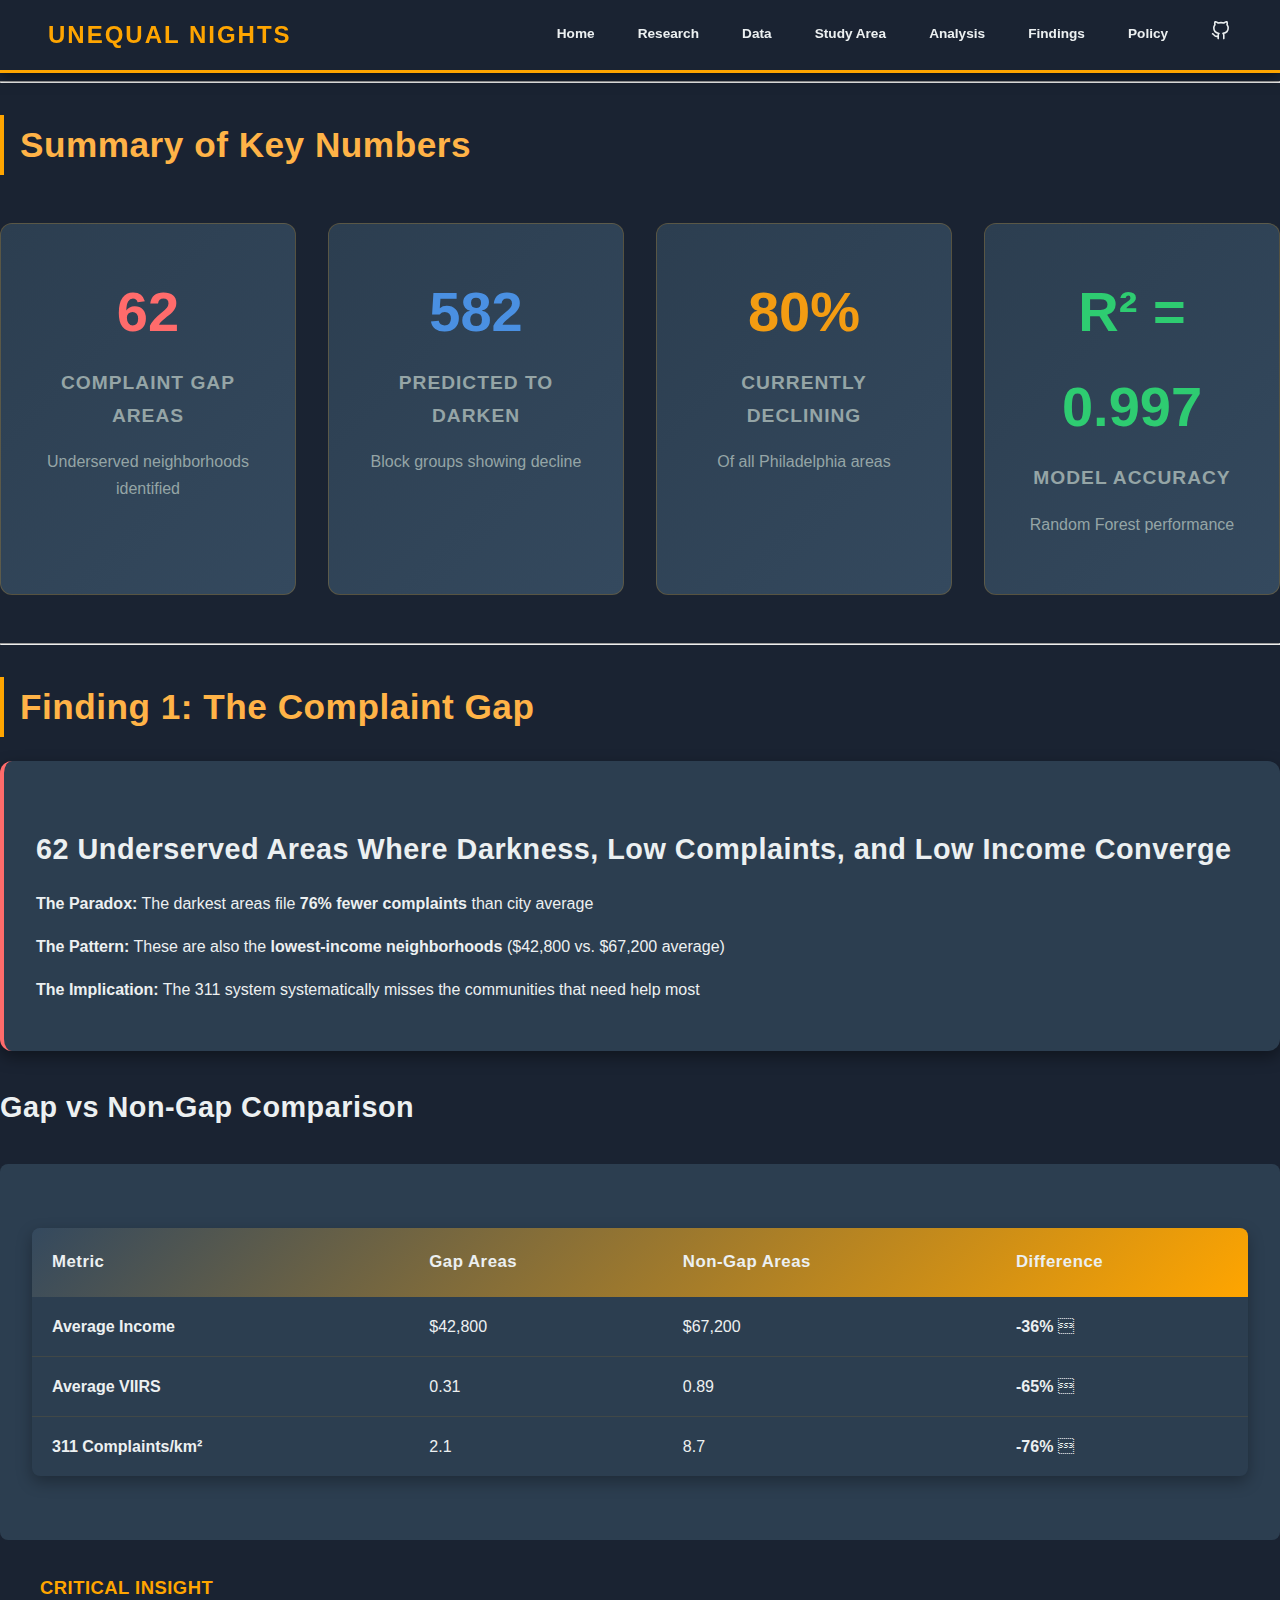
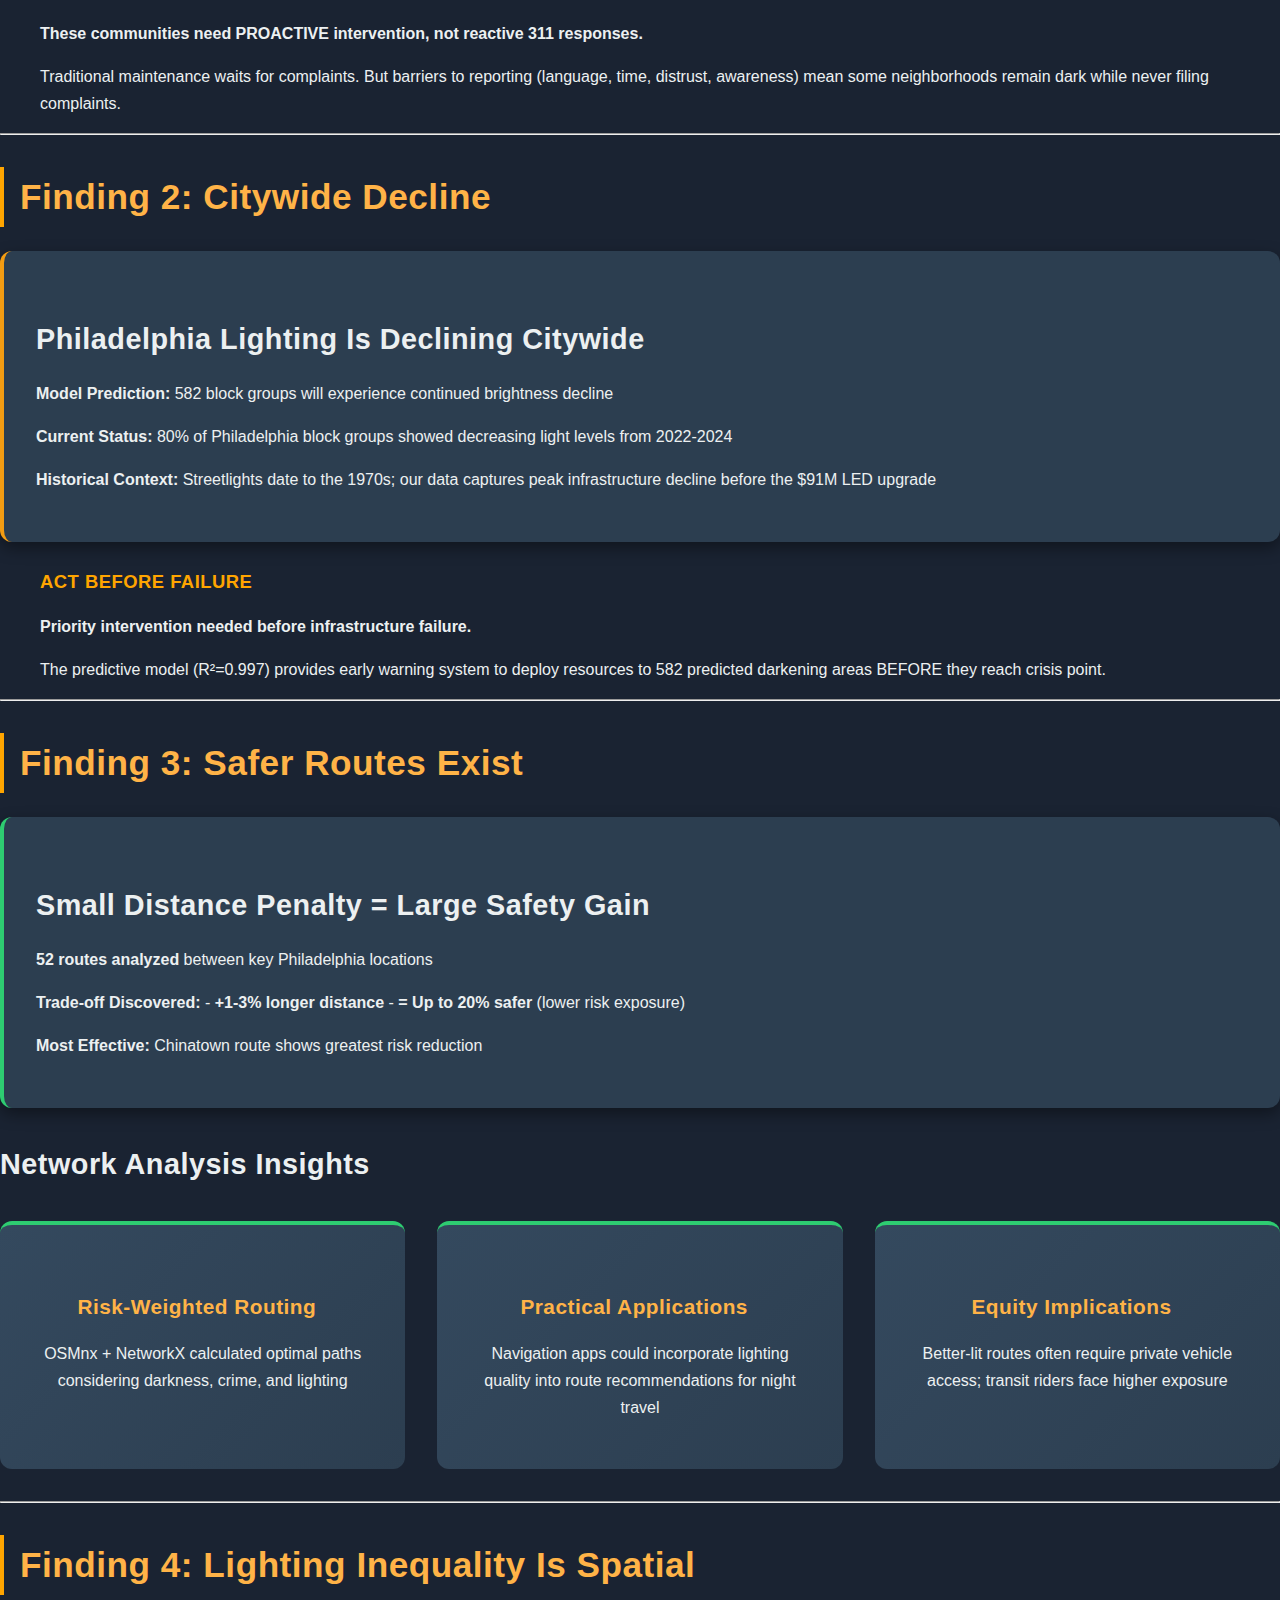
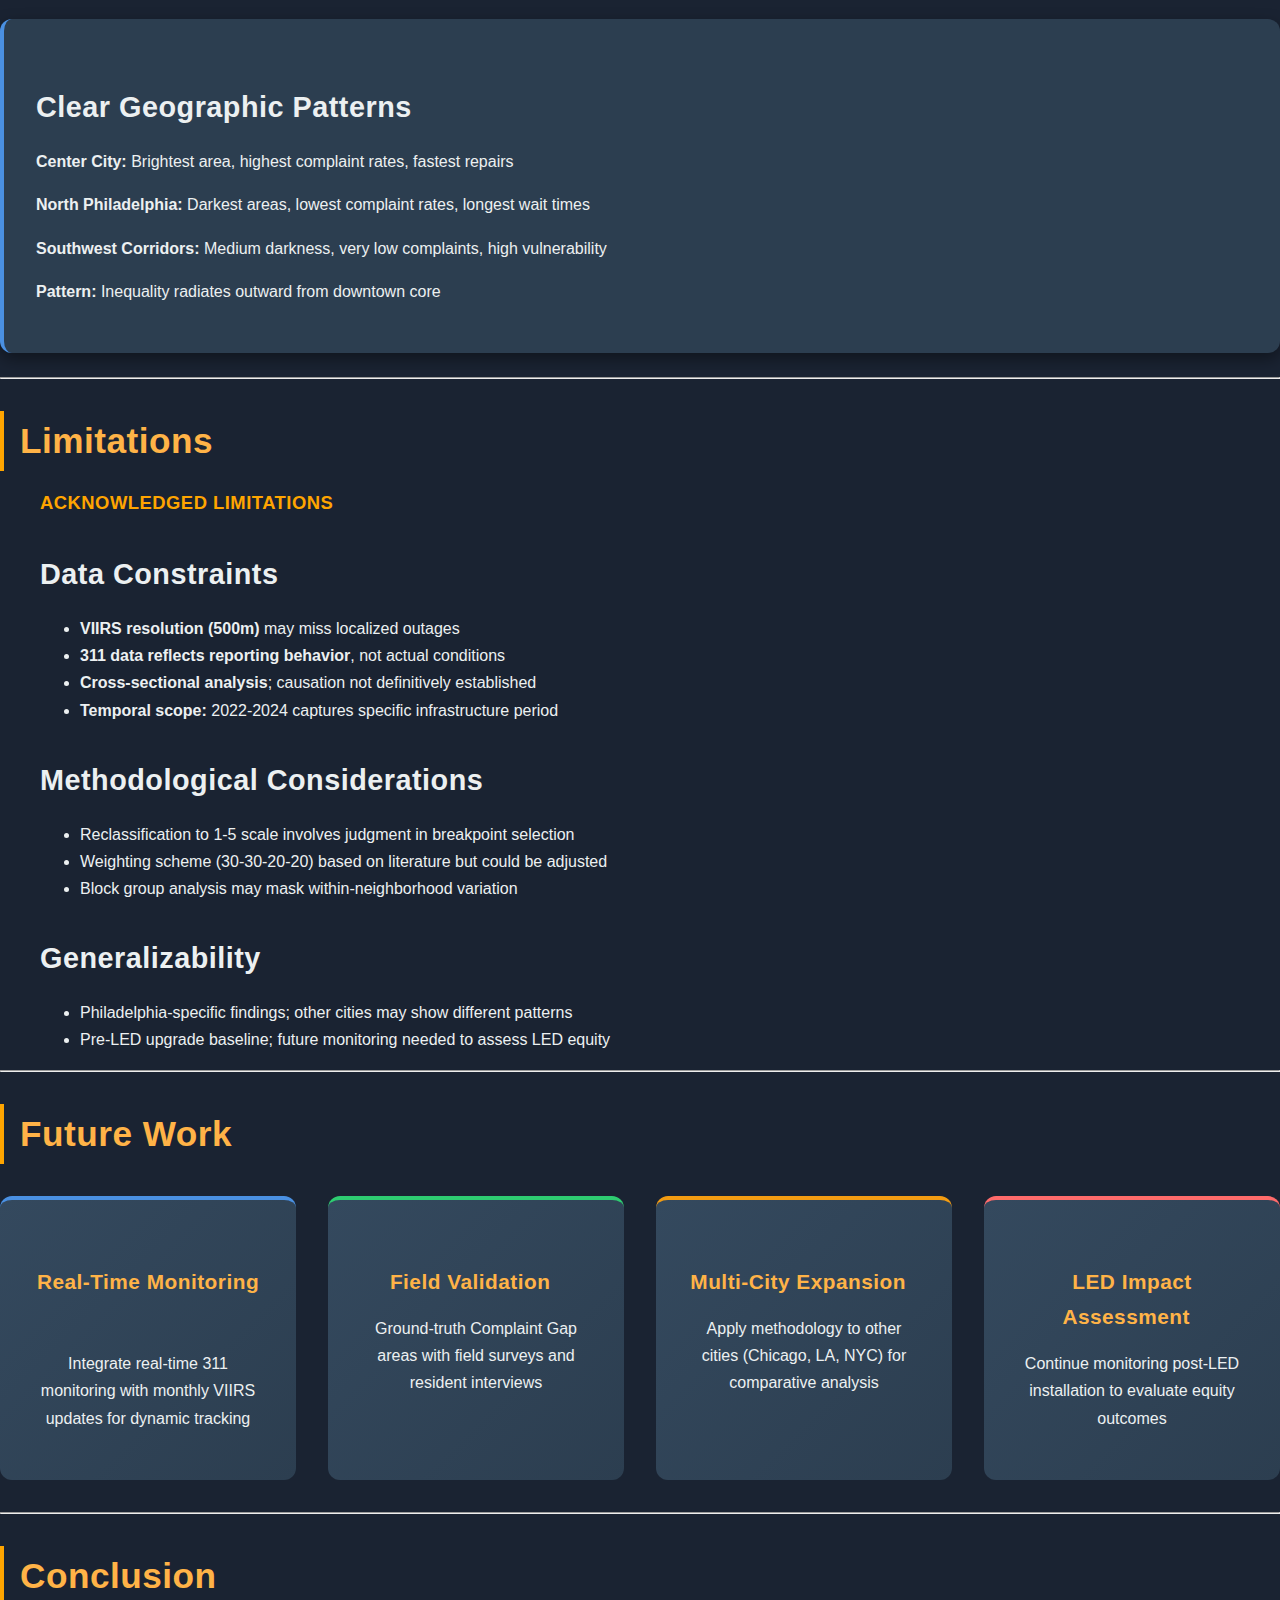
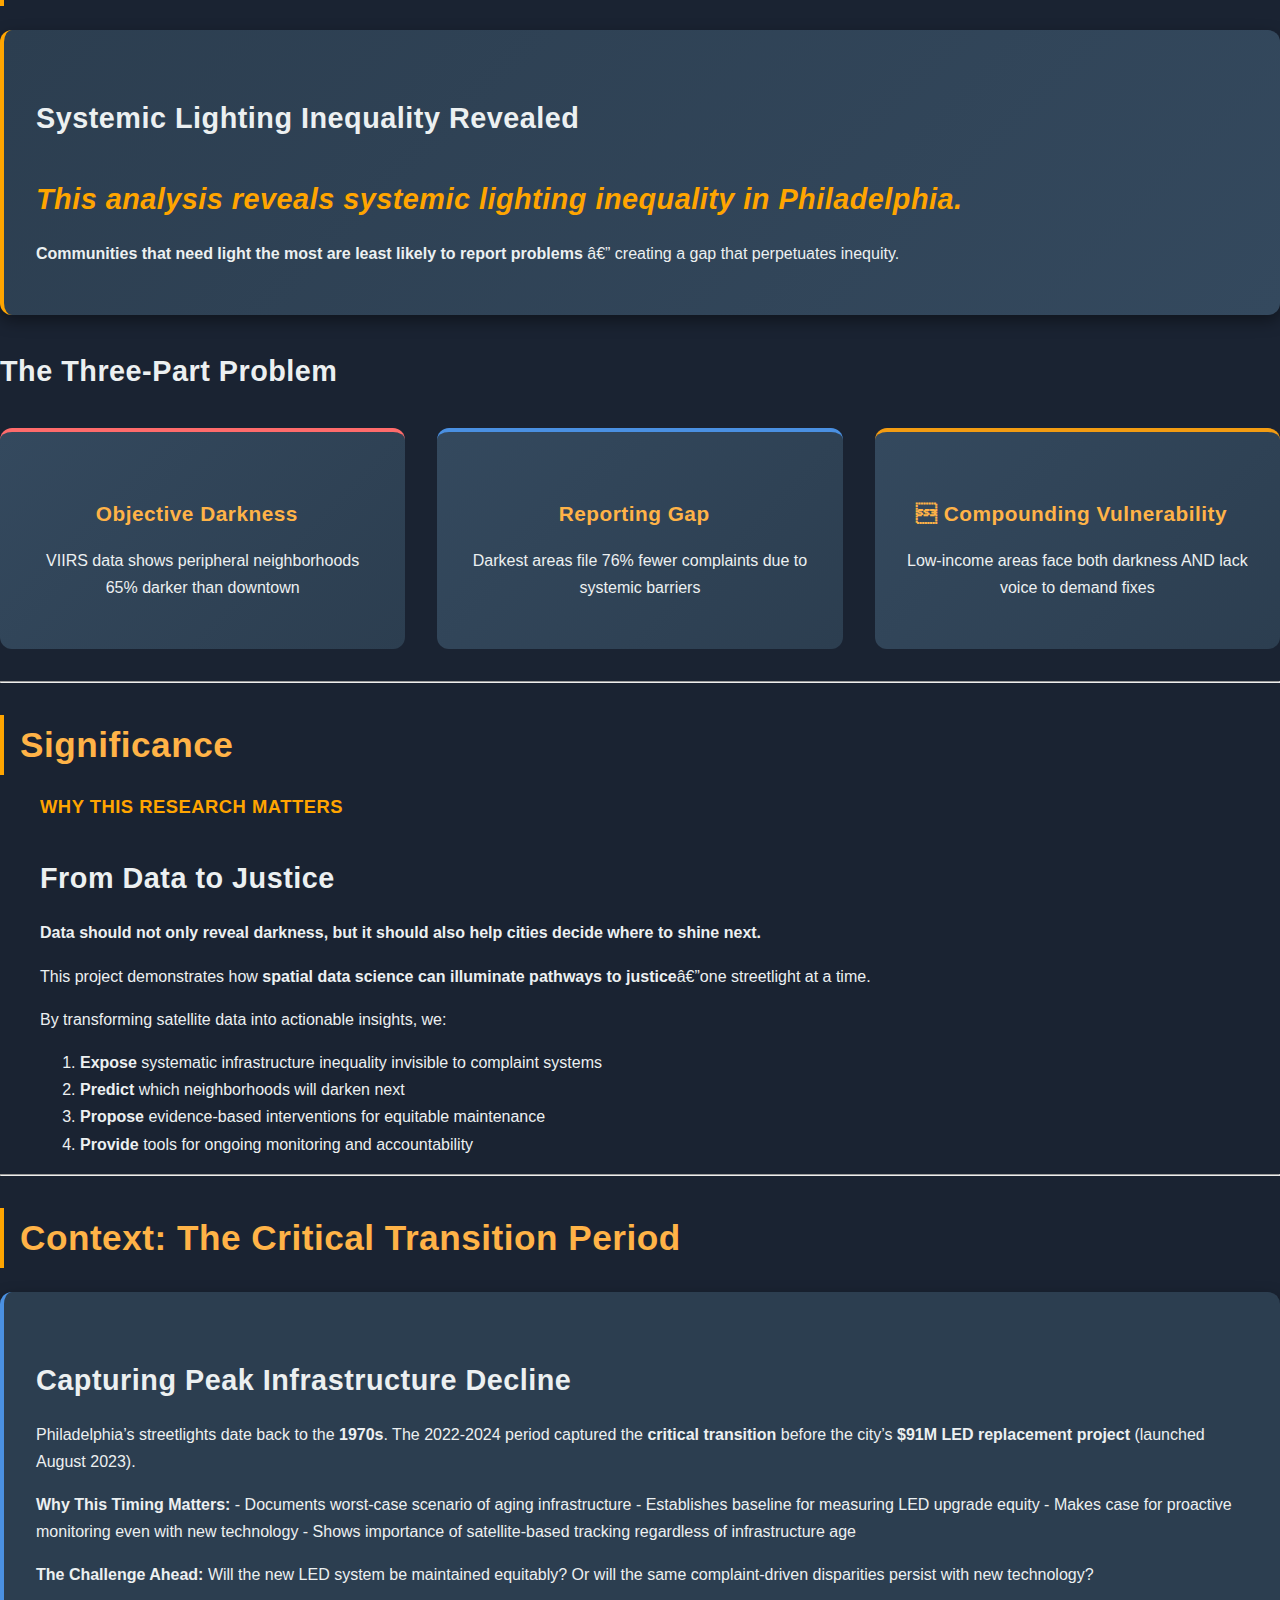
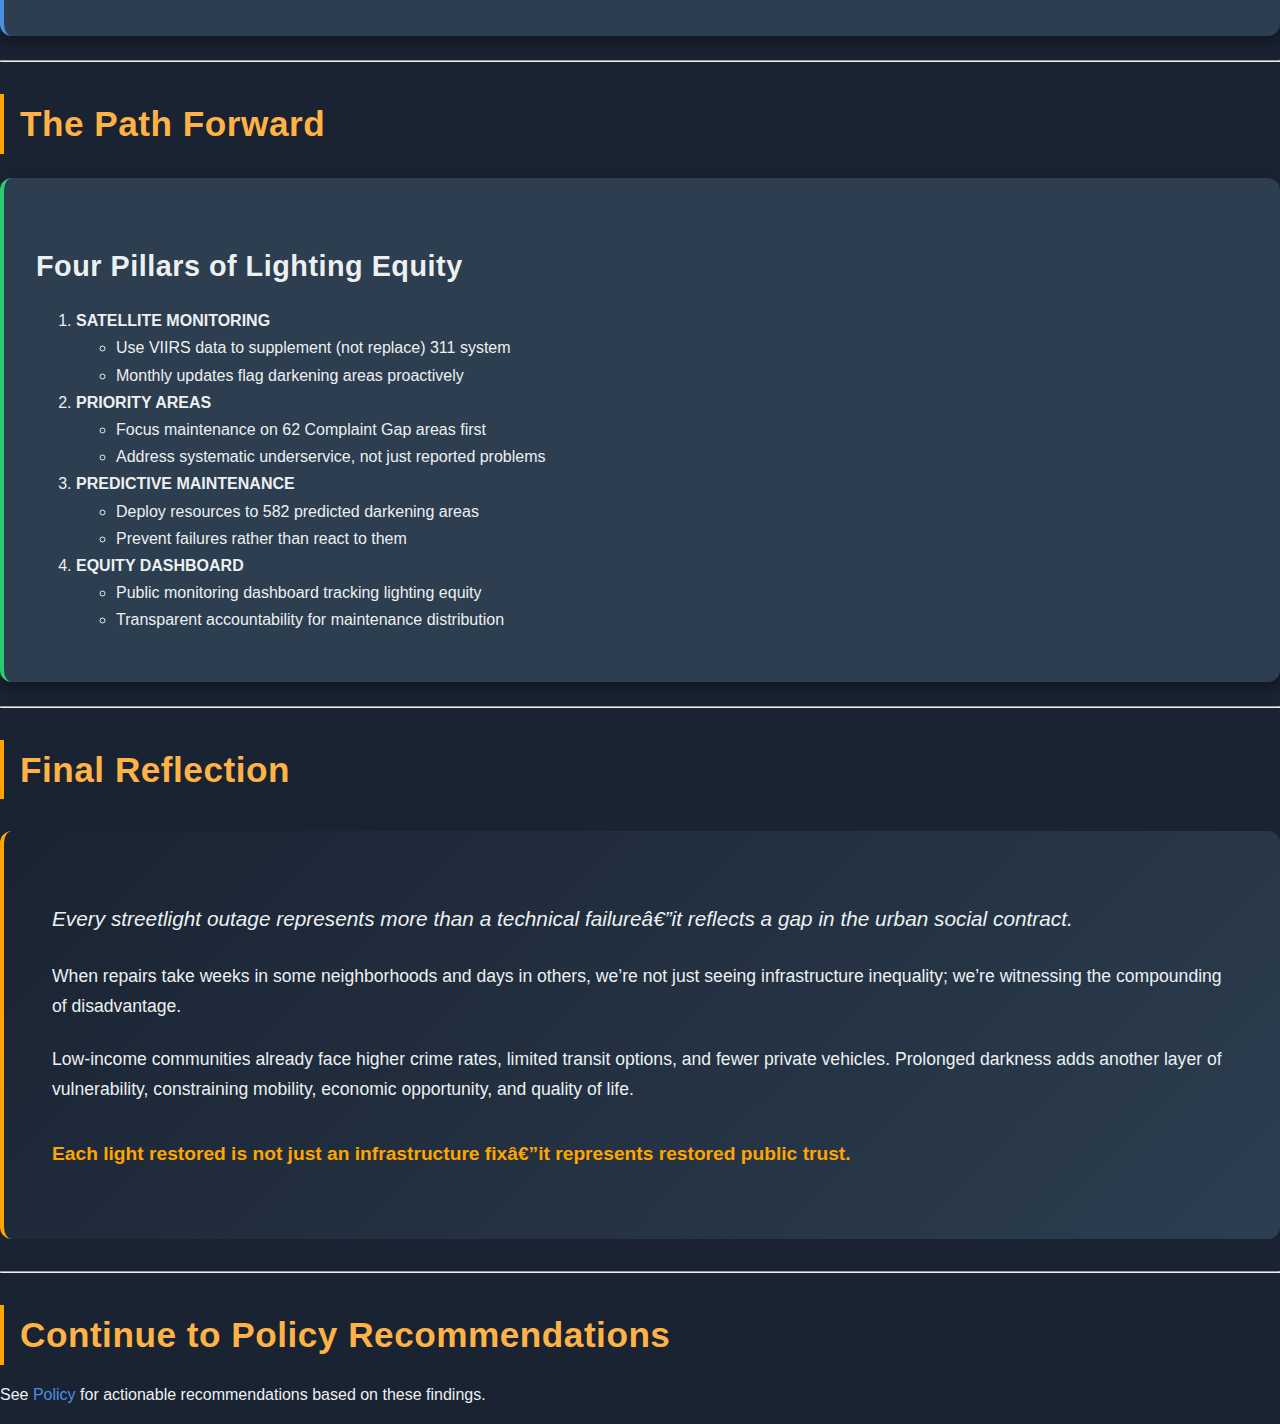
<file: docs/findings.html>
<!DOCTYPE html>
<html xmlns="http://www.w3.org/1999/xhtml" lang="en" xml:lang="en"><head>

<meta charset="utf-8">
<meta name="generator" content="quarto-1.6.42">

<meta name="viewport" content="width=device-width, initial-scale=1.0, user-scalable=yes">


<title>findings – UNEQUAL NIGHTS</title>
<style>
code{white-space: pre-wrap;}
span.smallcaps{font-variant: small-caps;}
div.columns{display: flex; gap: min(4vw, 1.5em);}
div.column{flex: auto; overflow-x: auto;}
div.hanging-indent{margin-left: 1.5em; text-indent: -1.5em;}
ul.task-list{list-style: none;}
ul.task-list li input[type="checkbox"] {
  width: 0.8em;
  margin: 0 0.8em 0.2em -1em; /* quarto-specific, see https://github.com/quarto-dev/quarto-cli/issues/4556 */ 
  vertical-align: middle;
}
.display.math{display: block; text-align: center; margin: 0.5rem auto;}
</style>


<script src="site_libs/clipboard/clipboard.min.js"></script>
<script src="site_libs/quarto-html/tabby.min.js"></script>
<script src="site_libs/quarto-html/popper.min.js"></script>
<script src="site_libs/quarto-html/tippy.umd.min.js"></script>
<script src="site_libs/quarto-html/anchor.min.js"></script>
<link href="site_libs/quarto-html/tippy.css" rel="stylesheet">
<link href="site_libs/quarto-html/light-border.css" rel="stylesheet">
<link href="site_libs/quarto-html/quarto-html-5276476b5bdb9cfe1f92c505466e0bf3.min.css" rel="stylesheet" append-hash="true" data-mode="light">
<link href="site_libs/quarto-html/quarto-syntax-highlighting-2f5df379a58b258e96c21c0638c20c03.css" rel="stylesheet" id="quarto-text-highlighting-styles">
<style>html{ scroll-behavior: smooth; }</style>
<meta name="viewport" content="width=device-width, initial-scale=1.0">
<meta name="description" content="Philadelphia Lighting Equity Analysis - Spatial analysis of streetlight infrastructure inequality">
<meta name="keywords" content="GIS, urban equity, infrastructure, street lighting, spatial analysis, Philadelphia">
<meta name="author" content="Zicheng Xiang, Zhe Fang, Yanyang Chen">
<meta name="theme-color" content="#FFA500">


<link rel="stylesheet" href="custom.css">
</head>

<body>





<!-- 导航栏 -->
<nav class="navbar">
<span class="navbar-brand">UNEQUAL NIGHTS</span>
<ul class="navbar-nav">
<li class="nav-item">
<a class="nav-link" href="index.html">Home</a>
</li>
<li class="nav-item">
<a class="nav-link" href="research.html">Research</a>
</li>
<li class="nav-item">
<a class="nav-link" href="data.html">Data</a>
</li>
<li class="nav-item">
<a class="nav-link" href="study_area.html">Study Area</a>
</li>
<li class="nav-item">
<a class="nav-link" href="analysis.html">Analysis</a>
</li>
<li class="nav-item">
<a class="nav-link" href="findings.html">Findings</a>
</li>
<li class="nav-item">
<a class="nav-link" href="policy.html">Policy</a>
</li>
<li class="nav-item">
<a class="nav-link" href="https://github.com" target="_blank"> <svg xmlns="http://www.w3.org/2000/svg" width="20" height="20" viewbox="0 0 24 24" fill="none" stroke="currentColor" stroke-width="2" stroke-linecap="round" stroke-linejoin="round"> <path d="M9 19c-5 1.5-5-2.5-7-3m14 6v-3.87a3.37 3.37 0 0 0-.94-2.61c3.14-.35 6.44-1.54 6.44-7A5.44 5.44 0 0 0 20 4.77 5.07 5.07 0 0 0 19.91 1S18.73.65 16 2.48a13.38 13.38 0 0 0-7 0C6.27.65 5.09 1 5.09 1A5.07 5.07 0 0 0 5 4.77a5.44 5.44 0 0 0-1.5 3.78c0 5.42 3.3 6.61 6.44 7A3.37 3.37 0 0 0 9 18.13V22"></path> </svg> </a>
</li>
</ul>
</nav>
<hr>
<h2 id="summary-of-key-numbers" class="anchored">Summary of Key Numbers</h2>
<div class="feature-grid">
<div class="stat-card stat-card-red">
<span class="stat-number">62</span> <span class="stat-label">Complaint Gap Areas</span>
<p style="margin-top: 1rem; color: var(--text-muted);">
Underserved neighborhoods identified
</p>
</div>
<div class="stat-card stat-card-blue">
<span class="stat-number">582</span> <span class="stat-label">Predicted to Darken</span>
<p style="margin-top: 1rem; color: var(--text-muted);">
Block groups showing decline
</p>
</div>
<div class="stat-card stat-card-orange">
<span class="stat-number">80%</span> <span class="stat-label">Currently Declining</span>
<p style="margin-top: 1rem; color: var(--text-muted);">
Of all Philadelphia areas
</p>
</div>
<div class="stat-card stat-card-green">
<span class="stat-number">R² = 0.997</span> <span class="stat-label">Model Accuracy</span>
<p style="margin-top: 1rem; color: var(--text-muted);">
Random Forest performance
</p>
</div>
</div>
<hr>
<h2 id="finding-1-the-complaint-gap" class="anchored">Finding 1: The Complaint Gap</h2>
<section id="underserved-areas-where-darkness-low-complaints-and-low-income-converge" class="content-box content-box-red">
<h3 class="anchored">62 Underserved Areas Where Darkness, Low Complaints, and Low Income Converge</h3>
<p><strong>The Paradox:</strong> The darkest areas file <strong>76% fewer complaints</strong> than city average</p>
<p><strong>The Pattern:</strong> These are also the <strong>lowest-income neighborhoods</strong> ($42,800 vs.&nbsp;$67,200 average)</p>
<p><strong>The Implication:</strong> The 311 system systematically misses the communities that need help most</p>
</section>
<h3 id="gap-vs-non-gap-comparison" class="anchored">Gap vs Non-Gap Comparison</h3>
<div style="background-color: var(--bg-medium); padding: 2rem; border-radius: 8px; margin: 2rem 0;">
<table class="caption-top">
<thead>
<tr class="header">
<th>Metric</th>
<th>Gap Areas</th>
<th>Non-Gap Areas</th>
<th>Difference</th>
</tr>
</thead>
<tbody>
<tr class="odd">
<td><strong>Average Income</strong></td>
<td>$42,800</td>
<td>$67,200</td>
<td><strong>-36%</strong> </td>
</tr>
<tr class="even">
<td><strong>Average VIIRS</strong></td>
<td>0.31</td>
<td>0.89</td>
<td><strong>-65%</strong> </td>
</tr>
<tr class="odd">
<td><strong>311 Complaints/km²</strong></td>
<td>2.1</td>
<td>8.7</td>
<td><strong>-76%</strong> </td>
</tr>
</tbody>
</table>
</div>
<div>
<blockquote>

<div class="callout-title">
Critical Insight
</div>
<p><strong>These communities need PROACTIVE intervention, not reactive 311 responses.</strong></p>
<p>Traditional maintenance waits for complaints. But barriers to reporting (language, time, distrust, awareness) mean some neighborhoods remain dark while never filing complaints.</p>
</blockquote>
</div>
<hr>
<h2 id="finding-2-citywide-decline" class="anchored">Finding 2: Citywide Decline</h2>
<section id="philadelphia-lighting-is-declining-citywide" class="content-box content-box-orange">
<h3 class="anchored">Philadelphia Lighting Is Declining Citywide</h3>
<p><strong>Model Prediction:</strong> 582 block groups will experience continued brightness decline</p>
<p><strong>Current Status:</strong> 80% of Philadelphia block groups showed decreasing light levels from 2022-2024</p>
<p><strong>Historical Context:</strong> Streetlights date to the 1970s; our data captures peak infrastructure decline before the $91M LED upgrade</p>
</section>
<div>
<blockquote>

<div class="callout-title">
Act Before Failure
</div>
<p><strong>Priority intervention needed before infrastructure failure.</strong></p>
<p>The predictive model (R²=0.997) provides early warning system to deploy resources to 582 predicted darkening areas BEFORE they reach crisis point.</p>
</blockquote>
</div>
<hr>
<h2 id="finding-3-safer-routes-exist" class="anchored">Finding 3: Safer Routes Exist</h2>
<section id="small-distance-penalty-large-safety-gain" class="content-box content-box-green">
<h3 class="anchored">Small Distance Penalty = Large Safety Gain</h3>
<p><strong>52 routes analyzed</strong> between key Philadelphia locations</p>
<p><strong>Trade-off Discovered:</strong> - <strong>+1-3% longer distance</strong> - <strong>= Up to 20% safer</strong> (lower risk exposure)</p>
<p><strong>Most Effective:</strong> Chinatown route shows greatest risk reduction</p>
</section>
<h3 id="network-analysis-insights" class="anchored">Network Analysis Insights</h3>
<div class="feature-grid">
<div class="feature-item" style="border-top-color: var(--green);">
<h4 class="anchored">
Risk-Weighted Routing
</h4>
<p>
OSMnx + NetworkX calculated optimal paths considering darkness, crime, and lighting
</p>
</div>
<div class="feature-item" style="border-top-color: var(--green);">
<h4 class="anchored">
Practical Applications
</h4>
<p>
Navigation apps could incorporate lighting quality into route recommendations for night travel
</p>
</div>
<div class="feature-item" style="border-top-color: var(--green);">
<h4 class="anchored">
Equity Implications
</h4>
<p>
Better-lit routes often require private vehicle access; transit riders face higher exposure
</p>
</div>
</div>
<hr>
<h2 id="finding-4-lighting-inequality-is-spatial" class="anchored">Finding 4: Lighting Inequality Is Spatial</h2>
<section id="clear-geographic-patterns" class="content-box content-box-blue">
<h3 class="anchored">Clear Geographic Patterns</h3>
<p><strong>Center City:</strong> Brightest area, highest complaint rates, fastest repairs</p>
<p><strong>North Philadelphia:</strong> Darkest areas, lowest complaint rates, longest wait times</p>
<p><strong>Southwest Corridors:</strong> Medium darkness, very low complaints, high vulnerability</p>
<p><strong>Pattern:</strong> Inequality radiates outward from downtown core</p>
</section>
<hr>
<h2 id="limitations" class="anchored">Limitations</h2>
<div>
<blockquote>

<div class="callout-title">
Acknowledged Limitations
</div>
<h3 id="data-constraints" class="anchored">Data Constraints</h3>
<ul>
<li><strong>VIIRS resolution (500m)</strong> may miss localized outages</li>
<li><strong>311 data reflects reporting behavior</strong>, not actual conditions</li>
<li><strong>Cross-sectional analysis</strong>; causation not definitively established</li>
<li><strong>Temporal scope:</strong> 2022-2024 captures specific infrastructure period</li>
</ul>
<h3 id="methodological-considerations" class="anchored">Methodological Considerations</h3>
<ul>
<li>Reclassification to 1-5 scale involves judgment in breakpoint selection</li>
<li>Weighting scheme (30-30-20-20) based on literature but could be adjusted</li>
<li>Block group analysis may mask within-neighborhood variation</li>
</ul>
<h3 id="generalizability" class="anchored">Generalizability</h3>
<ul>
<li>Philadelphia-specific findings; other cities may show different patterns</li>
<li>Pre-LED upgrade baseline; future monitoring needed to assess LED equity</li>
</ul>
</blockquote>
</div>
<hr>
<h2 id="future-work" class="anchored">Future Work</h2>
<div class="feature-grid">
<div class="feature-item" style="border-top-color: var(--blue);">
<h4 class="anchored">
 Real-Time Monitoring
</h4>
<p>
Integrate real-time 311 monitoring with monthly VIIRS updates for dynamic tracking
</p>
</div>
<div class="feature-item" style="border-top-color: var(--green);">
<h4 class="anchored">
 Field Validation
</h4>
<p>
Ground-truth Complaint Gap areas with field surveys and resident interviews
</p>
</div>
<div class="feature-item" style="border-top-color: var(--orange);">
<h4 class="anchored">
 Multi-City Expansion
</h4>
<p>
Apply methodology to other cities (Chicago, LA, NYC) for comparative analysis
</p>
</div>
<div class="feature-item" style="border-top-color: var(--red);">
<h4 class="anchored">
 LED Impact Assessment
</h4>
<p>
Continue monitoring post-LED installation to evaluate equity outcomes
</p>
</div>
</div>
<hr>
<h2 id="conclusion" class="anchored">Conclusion</h2>
<section id="systemic-lighting-inequality-revealed" class="content-box" style="border-left-color: var(--gold); background: linear-gradient(135deg, var(--bg-medium) 0%, var(--bg-light) 100%);">
<h3 class="anchored">Systemic Lighting Inequality Revealed</h3>
<h3 style="color: var(--gold); font-style: italic;" class="anchored">
This analysis reveals systemic lighting inequality in Philadelphia.
</h3>
<p><strong>Communities that need light the most are least likely to report problems</strong> â€” creating a gap that perpetuates inequity.</p>
</section>
<h3 id="the-three-part-problem" class="anchored">The Three-Part Problem</h3>
<div class="feature-grid">
<div class="feature-item" style="border-top-color: var(--red);">
<h4 class="anchored">
 Objective Darkness
</h4>
<p>
VIIRS data shows peripheral neighborhoods 65% darker than downtown
</p>
</div>
<div class="feature-item" style="border-top-color: var(--blue);">
<h4 class="anchored">
 Reporting Gap
</h4>
<p>
Darkest areas file 76% fewer complaints due to systemic barriers
</p>
</div>
<div class="feature-item" style="border-top-color: var(--orange);">
<h4 class="anchored">
 Compounding Vulnerability
</h4>
<p>
Low-income areas face both darkness AND lack voice to demand fixes
</p>
</div>
</div>
<hr>
<h2 id="significance" class="anchored">Significance</h2>
<div>
<blockquote>

<div class="callout-title">
Why This Research Matters
</div>
<h3 id="from-data-to-justice" class="anchored">From Data to Justice</h3>
<p><strong>Data should not only reveal darkness, but it should also help cities decide where to shine next.</strong></p>
<p>This project demonstrates how <strong>spatial data science can illuminate pathways to justice</strong>â€”one streetlight at a time.</p>
<p>By transforming satellite data into actionable insights, we:</p>
<ol type="1">
<li><strong>Expose</strong> systematic infrastructure inequality invisible to complaint systems</li>
<li><strong>Predict</strong> which neighborhoods will darken next</li>
<li><strong>Propose</strong> evidence-based interventions for equitable maintenance</li>
<li><strong>Provide</strong> tools for ongoing monitoring and accountability</li>
</ol>
</blockquote>
</div>
<hr>
<h2 id="context-the-critical-transition-period" class="anchored">Context: The Critical Transition Period</h2>
<section id="capturing-peak-infrastructure-decline" class="content-box content-box-blue">
<h3 class="anchored">Capturing Peak Infrastructure Decline</h3>
<p>Philadelphia’s streetlights date back to the <strong>1970s</strong>. The 2022-2024 period captured the <strong>critical transition</strong> before the city’s <strong>$91M LED replacement project</strong> (launched August 2023).</p>
<p><strong>Why This Timing Matters:</strong> - Documents worst-case scenario of aging infrastructure - Establishes baseline for measuring LED upgrade equity - Makes case for proactive monitoring even with new technology - Shows importance of satellite-based tracking regardless of infrastructure age</p>
<p><strong>The Challenge Ahead:</strong> Will the new LED system be maintained equitably? Or will the same complaint-driven disparities persist with new technology?</p>
</section>
<hr>
<h2 id="the-path-forward" class="anchored">The Path Forward</h2>
<section id="four-pillars-of-lighting-equity" class="content-box content-box-green">
<h3 class="anchored">Four Pillars of Lighting Equity</h3>
<ol type="1">
<li><strong>SATELLITE MONITORING</strong>
<ul>
<li>Use VIIRS data to supplement (not replace) 311 system</li>
<li>Monthly updates flag darkening areas proactively</li>
</ul></li>
<li><strong>PRIORITY AREAS</strong>
<ul>
<li>Focus maintenance on 62 Complaint Gap areas first</li>
<li>Address systematic underservice, not just reported problems</li>
</ul></li>
<li><strong>PREDICTIVE MAINTENANCE</strong>
<ul>
<li>Deploy resources to 582 predicted darkening areas</li>
<li>Prevent failures rather than react to them</li>
</ul></li>
<li><strong>EQUITY DASHBOARD</strong>
<ul>
<li>Public monitoring dashboard tracking lighting equity</li>
<li>Transparent accountability for maintenance distribution</li>
</ul></li>
</ol>
</section>
<hr>
<h2 id="final-reflection" class="anchored">Final Reflection</h2>
<div style="background: linear-gradient(135deg, var(--bg-dark) 0%, var(--bg-medium) 100%); padding: 3rem; border-radius: 12px; border-left: 4px solid var(--gold); margin: 2rem 0;">
<p style="font-size: 1.3rem; line-height: 1.8; color: var(--text-light); font-style: italic;">
Every streetlight outage represents more than a technical failureâ€”it reflects a gap in the urban social contract.
</p>
<p style="font-size: 1.1rem; line-height: 1.7; color: var(--text-light); margin-top: 1.5rem;">
When repairs take weeks in some neighborhoods and days in others, we’re not just seeing infrastructure inequality; we’re witnessing the compounding of disadvantage.
</p>
<p style="font-size: 1.1rem; line-height: 1.7; color: var(--text-light); margin-top: 1.5rem;">
Low-income communities already face higher crime rates, limited transit options, and fewer private vehicles. Prolonged darkness adds another layer of vulnerability, constraining mobility, economic opportunity, and quality of life.
</p>
<p style="font-size: 1.2rem; line-height: 1.8; color: var(--gold); margin-top: 2rem; font-weight: 600;">
Each light restored is not just an infrastructure fixâ€”it represents restored public trust.
</p>
</div>
<hr>
<h2 id="continue-to-policy-recommendations" class="anchored">Continue to Policy Recommendations</h2>
<p>See <a href="./policy.html">Policy</a> for actionable recommendations based on these findings.</p>


<script id="quarto-html-after-body" type="application/javascript">
window.document.addEventListener("DOMContentLoaded", function (event) {
  const toggleBodyColorMode = (bsSheetEl) => {
    const mode = bsSheetEl.getAttribute("data-mode");
    const bodyEl = window.document.querySelector("body");
    if (mode === "dark") {
      bodyEl.classList.add("quarto-dark");
      bodyEl.classList.remove("quarto-light");
    } else {
      bodyEl.classList.add("quarto-light");
      bodyEl.classList.remove("quarto-dark");
    }
  }
  const toggleBodyColorPrimary = () => {
    const bsSheetEl = window.document.querySelector("link#quarto-bootstrap");
    if (bsSheetEl) {
      toggleBodyColorMode(bsSheetEl);
    }
  }
  toggleBodyColorPrimary();  
  const tabsets =  window.document.querySelectorAll(".panel-tabset-tabby")
  tabsets.forEach(function(tabset) {
    const tabby = new Tabby('#' + tabset.id);
  });
  const icon = "";
  const anchorJS = new window.AnchorJS();
  anchorJS.options = {
    placement: 'right',
    icon: icon
  };
  anchorJS.add('.anchored');
  const isCodeAnnotation = (el) => {
    for (const clz of el.classList) {
      if (clz.startsWith('code-annotation-')) {                     
        return true;
      }
    }
    return false;
  }
  const onCopySuccess = function(e) {
    // button target
    const button = e.trigger;
    // don't keep focus
    button.blur();
    // flash "checked"
    button.classList.add('code-copy-button-checked');
    var currentTitle = button.getAttribute("title");
    button.setAttribute("title", "Copied!");
    let tooltip;
    if (window.bootstrap) {
      button.setAttribute("data-bs-toggle", "tooltip");
      button.setAttribute("data-bs-placement", "left");
      button.setAttribute("data-bs-title", "Copied!");
      tooltip = new bootstrap.Tooltip(button, 
        { trigger: "manual", 
          customClass: "code-copy-button-tooltip",
          offset: [0, -8]});
      tooltip.show();    
    }
    setTimeout(function() {
      if (tooltip) {
        tooltip.hide();
        button.removeAttribute("data-bs-title");
        button.removeAttribute("data-bs-toggle");
        button.removeAttribute("data-bs-placement");
      }
      button.setAttribute("title", currentTitle);
      button.classList.remove('code-copy-button-checked');
    }, 1000);
    // clear code selection
    e.clearSelection();
  }
  const getTextToCopy = function(trigger) {
      const codeEl = trigger.previousElementSibling.cloneNode(true);
      for (const childEl of codeEl.children) {
        if (isCodeAnnotation(childEl)) {
          childEl.remove();
        }
      }
      return codeEl.innerText;
  }
  const clipboard = new window.ClipboardJS('.code-copy-button:not([data-in-quarto-modal])', {
    text: getTextToCopy
  });
  clipboard.on('success', onCopySuccess);
  if (window.document.getElementById('quarto-embedded-source-code-modal')) {
    const clipboardModal = new window.ClipboardJS('.code-copy-button[data-in-quarto-modal]', {
      text: getTextToCopy,
      container: window.document.getElementById('quarto-embedded-source-code-modal')
    });
    clipboardModal.on('success', onCopySuccess);
  }
    var localhostRegex = new RegExp(/^(?:http|https):\/\/localhost\:?[0-9]*\//);
    var mailtoRegex = new RegExp(/^mailto:/);
      var filterRegex = new RegExp("https:\/\/yourusername\.github\.io\/unequal-nights");
    var isInternal = (href) => {
        return filterRegex.test(href) || localhostRegex.test(href) || mailtoRegex.test(href);
    }
    // Inspect non-navigation links and adorn them if external
 	var links = window.document.querySelectorAll('a[href]:not(.nav-link):not(.navbar-brand):not(.toc-action):not(.sidebar-link):not(.sidebar-item-toggle):not(.pagination-link):not(.no-external):not([aria-hidden]):not(.dropdown-item):not(.quarto-navigation-tool):not(.about-link)');
    for (var i=0; i<links.length; i++) {
      const link = links[i];
      if (!isInternal(link.href)) {
        // undo the damage that might have been done by quarto-nav.js in the case of
        // links that we want to consider external
        if (link.dataset.originalHref !== undefined) {
          link.href = link.dataset.originalHref;
        }
      }
    }
  function tippyHover(el, contentFn, onTriggerFn, onUntriggerFn) {
    const config = {
      allowHTML: true,
      maxWidth: 500,
      delay: 100,
      arrow: false,
      appendTo: function(el) {
          return el.parentElement;
      },
      interactive: true,
      interactiveBorder: 10,
      theme: 'light-border',
      placement: 'bottom-start',
    };
    if (contentFn) {
      config.content = contentFn;
    }
    if (onTriggerFn) {
      config.onTrigger = onTriggerFn;
    }
    if (onUntriggerFn) {
      config.onUntrigger = onUntriggerFn;
    }
    window.tippy(el, config); 
  }
  const noterefs = window.document.querySelectorAll('a[role="doc-noteref"]');
  for (var i=0; i<noterefs.length; i++) {
    const ref = noterefs[i];
    tippyHover(ref, function() {
      // use id or data attribute instead here
      let href = ref.getAttribute('data-footnote-href') || ref.getAttribute('href');
      try { href = new URL(href).hash; } catch {}
      const id = href.replace(/^#\/?/, "");
      const note = window.document.getElementById(id);
      if (note) {
        return note.innerHTML;
      } else {
        return "";
      }
    });
  }
  const xrefs = window.document.querySelectorAll('a.quarto-xref');
  const processXRef = (id, note) => {
    // Strip column container classes
    const stripColumnClz = (el) => {
      el.classList.remove("page-full", "page-columns");
      if (el.children) {
        for (const child of el.children) {
          stripColumnClz(child);
        }
      }
    }
    stripColumnClz(note)
    if (id === null || id.startsWith('sec-')) {
      // Special case sections, only their first couple elements
      const container = document.createElement("div");
      if (note.children && note.children.length > 2) {
        container.appendChild(note.children[0].cloneNode(true));
        for (let i = 1; i < note.children.length; i++) {
          const child = note.children[i];
          if (child.tagName === "P" && child.innerText === "") {
            continue;
          } else {
            container.appendChild(child.cloneNode(true));
            break;
          }
        }
        if (window.Quarto?.typesetMath) {
          window.Quarto.typesetMath(container);
        }
        return container.innerHTML
      } else {
        if (window.Quarto?.typesetMath) {
          window.Quarto.typesetMath(note);
        }
        return note.innerHTML;
      }
    } else {
      // Remove any anchor links if they are present
      const anchorLink = note.querySelector('a.anchorjs-link');
      if (anchorLink) {
        anchorLink.remove();
      }
      if (window.Quarto?.typesetMath) {
        window.Quarto.typesetMath(note);
      }
      if (note.classList.contains("callout")) {
        return note.outerHTML;
      } else {
        return note.innerHTML;
      }
    }
  }
  for (var i=0; i<xrefs.length; i++) {
    const xref = xrefs[i];
    tippyHover(xref, undefined, function(instance) {
      instance.disable();
      let url = xref.getAttribute('href');
      let hash = undefined; 
      if (url.startsWith('#')) {
        hash = url;
      } else {
        try { hash = new URL(url).hash; } catch {}
      }
      if (hash) {
        const id = hash.replace(/^#\/?/, "");
        const note = window.document.getElementById(id);
        if (note !== null) {
          try {
            const html = processXRef(id, note.cloneNode(true));
            instance.setContent(html);
          } finally {
            instance.enable();
            instance.show();
          }
        } else {
          // See if we can fetch this
          fetch(url.split('#')[0])
          .then(res => res.text())
          .then(html => {
            const parser = new DOMParser();
            const htmlDoc = parser.parseFromString(html, "text/html");
            const note = htmlDoc.getElementById(id);
            if (note !== null) {
              const html = processXRef(id, note);
              instance.setContent(html);
            } 
          }).finally(() => {
            instance.enable();
            instance.show();
          });
        }
      } else {
        // See if we can fetch a full url (with no hash to target)
        // This is a special case and we should probably do some content thinning / targeting
        fetch(url)
        .then(res => res.text())
        .then(html => {
          const parser = new DOMParser();
          const htmlDoc = parser.parseFromString(html, "text/html");
          const note = htmlDoc.querySelector('main.content');
          if (note !== null) {
            // This should only happen for chapter cross references
            // (since there is no id in the URL)
            // remove the first header
            if (note.children.length > 0 && note.children[0].tagName === "HEADER") {
              note.children[0].remove();
            }
            const html = processXRef(null, note);
            instance.setContent(html);
          } 
        }).finally(() => {
          instance.enable();
          instance.show();
        });
      }
    }, function(instance) {
    });
  }
      let selectedAnnoteEl;
      const selectorForAnnotation = ( cell, annotation) => {
        let cellAttr = 'data-code-cell="' + cell + '"';
        let lineAttr = 'data-code-annotation="' +  annotation + '"';
        const selector = 'span[' + cellAttr + '][' + lineAttr + ']';
        return selector;
      }
      const selectCodeLines = (annoteEl) => {
        const doc = window.document;
        const targetCell = annoteEl.getAttribute("data-target-cell");
        const targetAnnotation = annoteEl.getAttribute("data-target-annotation");
        const annoteSpan = window.document.querySelector(selectorForAnnotation(targetCell, targetAnnotation));
        const lines = annoteSpan.getAttribute("data-code-lines").split(",");
        const lineIds = lines.map((line) => {
          return targetCell + "-" + line;
        })
        let top = null;
        let height = null;
        let parent = null;
        if (lineIds.length > 0) {
            //compute the position of the single el (top and bottom and make a div)
            const el = window.document.getElementById(lineIds[0]);
            top = el.offsetTop;
            height = el.offsetHeight;
            parent = el.parentElement.parentElement;
          if (lineIds.length > 1) {
            const lastEl = window.document.getElementById(lineIds[lineIds.length - 1]);
            const bottom = lastEl.offsetTop + lastEl.offsetHeight;
            height = bottom - top;
          }
          if (top !== null && height !== null && parent !== null) {
            // cook up a div (if necessary) and position it 
            let div = window.document.getElementById("code-annotation-line-highlight");
            if (div === null) {
              div = window.document.createElement("div");
              div.setAttribute("id", "code-annotation-line-highlight");
              div.style.position = 'absolute';
              parent.appendChild(div);
            }
            div.style.top = top - 2 + "px";
            div.style.height = height + 4 + "px";
            div.style.left = 0;
            let gutterDiv = window.document.getElementById("code-annotation-line-highlight-gutter");
            if (gutterDiv === null) {
              gutterDiv = window.document.createElement("div");
              gutterDiv.setAttribute("id", "code-annotation-line-highlight-gutter");
              gutterDiv.style.position = 'absolute';
              const codeCell = window.document.getElementById(targetCell);
              const gutter = codeCell.querySelector('.code-annotation-gutter');
              gutter.appendChild(gutterDiv);
            }
            gutterDiv.style.top = top - 2 + "px";
            gutterDiv.style.height = height + 4 + "px";
          }
          selectedAnnoteEl = annoteEl;
        }
      };
      const unselectCodeLines = () => {
        const elementsIds = ["code-annotation-line-highlight", "code-annotation-line-highlight-gutter"];
        elementsIds.forEach((elId) => {
          const div = window.document.getElementById(elId);
          if (div) {
            div.remove();
          }
        });
        selectedAnnoteEl = undefined;
      };
        // Handle positioning of the toggle
    window.addEventListener(
      "resize",
      throttle(() => {
        elRect = undefined;
        if (selectedAnnoteEl) {
          selectCodeLines(selectedAnnoteEl);
        }
      }, 10)
    );
    function throttle(fn, ms) {
    let throttle = false;
    let timer;
      return (...args) => {
        if(!throttle) { // first call gets through
            fn.apply(this, args);
            throttle = true;
        } else { // all the others get throttled
            if(timer) clearTimeout(timer); // cancel #2
            timer = setTimeout(() => {
              fn.apply(this, args);
              timer = throttle = false;
            }, ms);
        }
      };
    }
      // Attach click handler to the DT
      const annoteDls = window.document.querySelectorAll('dt[data-target-cell]');
      for (const annoteDlNode of annoteDls) {
        annoteDlNode.addEventListener('click', (event) => {
          const clickedEl = event.target;
          if (clickedEl !== selectedAnnoteEl) {
            unselectCodeLines();
            const activeEl = window.document.querySelector('dt[data-target-cell].code-annotation-active');
            if (activeEl) {
              activeEl.classList.remove('code-annotation-active');
            }
            selectCodeLines(clickedEl);
            clickedEl.classList.add('code-annotation-active');
          } else {
            // Unselect the line
            unselectCodeLines();
            clickedEl.classList.remove('code-annotation-active');
          }
        });
      }
  const findCites = (el) => {
    const parentEl = el.parentElement;
    if (parentEl) {
      const cites = parentEl.dataset.cites;
      if (cites) {
        return {
          el,
          cites: cites.split(' ')
        };
      } else {
        return findCites(el.parentElement)
      }
    } else {
      return undefined;
    }
  };
  var bibliorefs = window.document.querySelectorAll('a[role="doc-biblioref"]');
  for (var i=0; i<bibliorefs.length; i++) {
    const ref = bibliorefs[i];
    const citeInfo = findCites(ref);
    if (citeInfo) {
      tippyHover(citeInfo.el, function() {
        var popup = window.document.createElement('div');
        citeInfo.cites.forEach(function(cite) {
          var citeDiv = window.document.createElement('div');
          citeDiv.classList.add('hanging-indent');
          citeDiv.classList.add('csl-entry');
          var biblioDiv = window.document.getElementById('ref-' + cite);
          if (biblioDiv) {
            citeDiv.innerHTML = biblioDiv.innerHTML;
          }
          popup.appendChild(citeDiv);
        });
        return popup.innerHTML;
      });
    }
  }
});
</script>




<script src="site_libs/quarto-html/zenscroll-min.js"></script>
</body></html>
</file>
<file: docs/site_libs/quarto-html/tippy.css>
.tippy-box[data-animation=fade][data-state=hidden]{opacity:0}[data-tippy-root]{max-width:calc(100vw - 10px)}.tippy-box{position:relative;background-color:#333;color:#fff;border-radius:4px;font-size:14px;line-height:1.4;white-space:normal;outline:0;transition-property:transform,visibility,opacity}.tippy-box[data-placement^=top]>.tippy-arrow{bottom:0}.tippy-box[data-placement^=top]>.tippy-arrow:before{bottom:-7px;left:0;border-width:8px 8px 0;border-top-color:initial;transform-origin:center top}.tippy-box[data-placement^=bottom]>.tippy-arrow{top:0}.tippy-box[data-placement^=bottom]>.tippy-arrow:before{top:-7px;left:0;border-width:0 8px 8px;border-bottom-color:initial;transform-origin:center bottom}.tippy-box[data-placement^=left]>.tippy-arrow{right:0}.tippy-box[data-placement^=left]>.tippy-arrow:before{border-width:8px 0 8px 8px;border-left-color:initial;right:-7px;transform-origin:center left}.tippy-box[data-placement^=right]>.tippy-arrow{left:0}.tippy-box[data-placement^=right]>.tippy-arrow:before{left:-7px;border-width:8px 8px 8px 0;border-right-color:initial;transform-origin:center right}.tippy-box[data-inertia][data-state=visible]{transition-timing-function:cubic-bezier(.54,1.5,.38,1.11)}.tippy-arrow{width:16px;height:16px;color:#333}.tippy-arrow:before{content:"";position:absolute;border-color:transparent;border-style:solid}.tippy-content{position:relative;padding:5px 9px;z-index:1}
</file>
<file: docs/site_libs/quarto-html/light-border.css>
.tippy-box[data-theme~=light-border]{background-color:#fff;background-clip:padding-box;border:1px solid rgba(0,8,16,.15);color:#333;box-shadow:0 4px 14px -2px rgba(0,8,16,.08)}.tippy-box[data-theme~=light-border]>.tippy-backdrop{background-color:#fff}.tippy-box[data-theme~=light-border]>.tippy-arrow:after,.tippy-box[data-theme~=light-border]>.tippy-svg-arrow:after{content:"";position:absolute;z-index:-1}.tippy-box[data-theme~=light-border]>.tippy-arrow:after{border-color:transparent;border-style:solid}.tippy-box[data-theme~=light-border][data-placement^=top]>.tippy-arrow:before{border-top-color:#fff}.tippy-box[data-theme~=light-border][data-placement^=top]>.tippy-arrow:after{border-top-color:rgba(0,8,16,.2);border-width:7px 7px 0;top:17px;left:1px}.tippy-box[data-theme~=light-border][data-placement^=top]>.tippy-svg-arrow>svg{top:16px}.tippy-box[data-theme~=light-border][data-placement^=top]>.tippy-svg-arrow:after{top:17px}.tippy-box[data-theme~=light-border][data-placement^=bottom]>.tippy-arrow:before{border-bottom-color:#fff;bottom:16px}.tippy-box[data-theme~=light-border][data-placement^=bottom]>.tippy-arrow:after{border-bottom-color:rgba(0,8,16,.2);border-width:0 7px 7px;bottom:17px;left:1px}.tippy-box[data-theme~=light-border][data-placement^=bottom]>.tippy-svg-arrow>svg{bottom:16px}.tippy-box[data-theme~=light-border][data-placement^=bottom]>.tippy-svg-arrow:after{bottom:17px}.tippy-box[data-theme~=light-border][data-placement^=left]>.tippy-arrow:before{border-left-color:#fff}.tippy-box[data-theme~=light-border][data-placement^=left]>.tippy-arrow:after{border-left-color:rgba(0,8,16,.2);border-width:7px 0 7px 7px;left:17px;top:1px}.tippy-box[data-theme~=light-border][data-placement^=left]>.tippy-svg-arrow>svg{left:11px}.tippy-box[data-theme~=light-border][data-placement^=left]>.tippy-svg-arrow:after{left:12px}.tippy-box[data-theme~=light-border][data-placement^=right]>.tippy-arrow:before{border-right-color:#fff;right:16px}.tippy-box[data-theme~=light-border][data-placement^=right]>.tippy-arrow:after{border-width:7px 7px 7px 0;right:17px;top:1px;border-right-color:rgba(0,8,16,.2)}.tippy-box[data-theme~=light-border][data-placement^=right]>.tippy-svg-arrow>svg{right:11px}.tippy-box[data-theme~=light-border][data-placement^=right]>.tippy-svg-arrow:after{right:12px}.tippy-box[data-theme~=light-border]>.tippy-svg-arrow{fill:#fff}.tippy-box[data-theme~=light-border]>.tippy-svg-arrow:after{background-image:url([data-uri]);background-size:16px 6px;width:16px;height:6px}
</file>
<file: docs/site_libs/quarto-html/quarto-syntax-highlighting-2f5df379a58b258e96c21c0638c20c03.css>
/* quarto syntax highlight colors */
:root {
  --quarto-hl-ot-color: #003B4F;
  --quarto-hl-at-color: #657422;
  --quarto-hl-ss-color: #20794D;
  --quarto-hl-an-color: #5E5E5E;
  --quarto-hl-fu-color: #4758AB;
  --quarto-hl-st-color: #20794D;
  --quarto-hl-cf-color: #003B4F;
  --quarto-hl-op-color: #5E5E5E;
  --quarto-hl-er-color: #AD0000;
  --quarto-hl-bn-color: #AD0000;
  --quarto-hl-al-color: #AD0000;
  --quarto-hl-va-color: #111111;
  --quarto-hl-bu-color: inherit;
  --quarto-hl-ex-color: inherit;
  --quarto-hl-pp-color: #AD0000;
  --quarto-hl-in-color: #5E5E5E;
  --quarto-hl-vs-color: #20794D;
  --quarto-hl-wa-color: #5E5E5E;
  --quarto-hl-do-color: #5E5E5E;
  --quarto-hl-im-color: #00769E;
  --quarto-hl-ch-color: #20794D;
  --quarto-hl-dt-color: #AD0000;
  --quarto-hl-fl-color: #AD0000;
  --quarto-hl-co-color: #5E5E5E;
  --quarto-hl-cv-color: #5E5E5E;
  --quarto-hl-cn-color: #8f5902;
  --quarto-hl-sc-color: #5E5E5E;
  --quarto-hl-dv-color: #AD0000;
  --quarto-hl-kw-color: #003B4F;
}

/* other quarto variables */
:root {
  --quarto-font-monospace: SFMono-Regular, Menlo, Monaco, Consolas, "Liberation Mono", "Courier New", monospace;
}

pre > code.sourceCode > span {
  color: #003B4F;
}

code span {
  color: #003B4F;
}

code.sourceCode > span {
  color: #003B4F;
}

div.sourceCode,
div.sourceCode pre.sourceCode {
  color: #003B4F;
}

code span.ot {
  color: #003B4F;
  font-style: inherit;
}

code span.at {
  color: #657422;
  font-style: inherit;
}

code span.ss {
  color: #20794D;
  font-style: inherit;
}

code span.an {
  color: #5E5E5E;
  font-style: inherit;
}

code span.fu {
  color: #4758AB;
  font-style: inherit;
}

code span.st {
  color: #20794D;
  font-style: inherit;
}

code span.cf {
  color: #003B4F;
  font-weight: bold;
  font-style: inherit;
}

code span.op {
  color: #5E5E5E;
  font-style: inherit;
}

code span.er {
  color: #AD0000;
  font-style: inherit;
}

code span.bn {
  color: #AD0000;
  font-style: inherit;
}

code span.al {
  color: #AD0000;
  font-style: inherit;
}

code span.va {
  color: #111111;
  font-style: inherit;
}

code span.bu {
  font-style: inherit;
}

code span.ex {
  font-style: inherit;
}

code span.pp {
  color: #AD0000;
  font-style: inherit;
}

code span.in {
  color: #5E5E5E;
  font-style: inherit;
}

code span.vs {
  color: #20794D;
  font-style: inherit;
}

code span.wa {
  color: #5E5E5E;
  font-style: italic;
}

code span.do {
  color: #5E5E5E;
  font-style: italic;
}

code span.im {
  color: #00769E;
  font-style: inherit;
}

code span.ch {
  color: #20794D;
  font-style: inherit;
}

code span.dt {
  color: #AD0000;
  font-style: inherit;
}

code span.fl {
  color: #AD0000;
  font-style: inherit;
}

code span.co {
  color: #5E5E5E;
  font-style: inherit;
}

code span.cv {
  color: #5E5E5E;
  font-style: italic;
}

code span.cn {
  color: #8f5902;
  font-style: inherit;
}

code span.sc {
  color: #5E5E5E;
  font-style: inherit;
}

code span.dv {
  color: #AD0000;
  font-style: inherit;
}

code span.kw {
  color: #003B4F;
  font-weight: bold;
  font-style: inherit;
}

.prevent-inlining {
  content: "</";
}

/*# sourceMappingURL=35eb38a806ee71ea6d2563be2308c832.css.map */
</file>
<file: docs/custom.css>
/* ============================================================
   UNEQUAL NIGHTS - Enhanced Custom Stylesheet
   Modern Design with Smooth Animations & Responsive Layout
   ============================================================ */

/* Color Variables */
:root {
  --bg-dark: #1a2332;
  --bg-medium: #2c3e50;
  --bg-light: #34495e;
  --gold: #FFA500;
  --gold-light: #FFB347;
  --red: #FF6B6B;
  --blue: #4A90E2;
  --green: #2ECC71;
  --orange: #F39C12;
  --text-light: #ecf0f1;
  --text-muted: #95a5a6;
  --transition: all 0.3s cubic-bezier(0.25, 0.46, 0.45, 0.94);
}

/* Global Styles */
* {
  box-sizing: border-box;
}

html {
  scroll-behavior: smooth;
}

body {
  background-color: var(--bg-dark);
  color: var(--text-light);
  font-family: 'Segoe UI', 'Roboto', Tahoma, Geneva, Verdana, sans-serif;
  line-height: 1.7;
  margin: 0;
  padding: 0;
  overflow-x: hidden;
}

/* Animations */
@keyframes slideInDown {
  from {
    opacity: 0;
    transform: translateY(-30px);
  }
  to {
    opacity: 1;
    transform: translateY(0);
  }
}

@keyframes slideInUp {
  from {
    opacity: 0;
    transform: translateY(30px);
  }
  to {
    opacity: 1;
    transform: translateY(0);
  }
}

@keyframes fadeIn {
  from {
    opacity: 0;
  }
  to {
    opacity: 1;
  }
}

/* Headings */
h1, h2, h3, h4, h5, h6 {
  color: var(--gold);
  font-weight: 700;
  margin-top: 2rem;
  margin-bottom: 1rem;
  letter-spacing: 0.5px;
}

h1 {
  font-size: 3rem;
  text-transform: uppercase;
  letter-spacing: 2px;
  border-bottom: 3px solid var(--gold);
  padding-bottom: 0.5rem;
  animation: slideInDown 0.6s ease-out;
}

h2 {
  font-size: 2.2rem;
  color: var(--gold-light);
  border-left: 4px solid var(--gold);
  padding-left: 1rem;
  animation: slideInUp 0.5s ease-out;
}

h3 {
  font-size: 1.8rem;
  color: var(--text-light);
}

h4 {
  font-size: 1.3rem;
  color: var(--gold-light);
}

/* Links */
a {
  color: var(--blue);
  text-decoration: none;
  transition: var(--transition);
  position: relative;
}

a::after {
  content: '';
  position: absolute;
  bottom: -2px;
  left: 0;
  width: 0;
  height: 2px;
  background-color: var(--gold);
  transition: width 0.3s ease;
}

a:hover {
  color: var(--gold);
}

a:hover::after {
  width: 100%;
}

/* Navbar - Top Right Navigation Menu */
.navbar {
  background: #1a2332;
  border-bottom: 3px solid var(--gold);
  padding: 0.8rem 2rem;
  position: sticky;
  top: 0;
  z-index: 1000;
  box-shadow: 0 4px 12px rgba(0, 0, 0, 0.5);
  display: flex;
  justify-content: space-between;
  align-items: center;
  width: 100%;
}

/* Title on the left */
.navbar-brand {
  color: var(--gold) !important;
  font-weight: 900;
  font-size: 1.5rem;
  text-transform: uppercase;
  letter-spacing: 2px;
  margin: 0;
  padding: 0 1rem;
  display: inline-block !important;
  flex-shrink: 0;
  transition: all 0.3s ease;
}

.navbar-brand:hover {
  text-shadow: 0 0 15px rgba(255, 165, 0, 0.6);
}

/* Navigation container - right side */
.navbar-nav {
  display: flex;
  gap: 0.5rem;
  align-items: center;
  margin: 0;
  list-style: none;
  flex-wrap: wrap;
  justify-content: flex-end;
  flex-grow: 1;
}

.nav-item {
  position: relative;
  margin: 0;
  display: inline-block;
}

/* Navigation links */
.nav-link {
  color: var(--text-light) !important;
  font-weight: 600;
  font-size: 0.85rem;
  padding: 0.5rem 0.9rem !important;
  margin: 0 0.2rem;
  border-radius: 0;
  transition: all 0.25s ease;
  position: relative;
  text-decoration: none;
  border-bottom: 2px solid transparent;
  display: inline-block;
  white-space: nowrap;
  vertical-align: middle;
}

/* Underline animation on hover */
.nav-link::before {
  content: '';
  position: absolute;
  bottom: -2px;
  left: 0;
  right: 0;
  height: 2px;
  background: var(--gold);
  width: 0;
  transition: width 0.3s ease;
}

.nav-link:hover {
  color: var(--gold) !important;
  transform: translateY(-1px);
}

.nav-link:hover::before {
  width: 100%;
}

.nav-link.active {
  color: var(--gold) !important;
}

.nav-link.active::before {
  width: 100%;
}

/* GitHub icon styling */
.navbar-nav .nav-link i,
.navbar-nav .nav-link svg {
  color: var(--text-light);
  transition: color 0.25s ease;
  width: 1.2rem;
  height: 1.2rem;
}

.navbar-nav .nav-link:hover i,
.navbar-nav .nav-link:hover svg {
  color: var(--gold);
}

/* Responsive navbar */
@media (max-width: 1024px) {
  .navbar {
    padding: 0.7rem 1.5rem;
  }
  
  .navbar-brand {
    font-size: 1.2rem;
  }
  
  .nav-link {
    font-size: 0.8rem;
    padding: 0.4rem 0.7rem !important;
  }
}

@media (max-width: 768px) {
  .navbar {
    flex-wrap: wrap;
    padding: 0.6rem 1rem;
  }
  
  .navbar-brand {
    font-size: 1rem;
    order: 1;
  }
  
  .navbar-nav {
    order: 2;
    width: 100%;
    justify-content: flex-start;
    gap: 0.3rem;
    margin-top: 0.5rem;
  }
  
  .nav-link {
    font-size: 0.75rem;
    padding: 0.3rem 0.5rem !important;
  }
}

/* Hero Section */
.hero {
  background: linear-gradient(135deg, var(--bg-dark) 0%, var(--bg-medium) 50%, var(--bg-dark) 100%);
  background-size: 400% 400%;
  animation: gradient 15s ease infinite;
  padding: 6rem 2rem;
  text-align: center;
  border-bottom: 3px solid var(--gold);
  margin-bottom: 2rem;
  position: relative;
  overflow: hidden;
}

.hero::before {
  content: '';
  position: absolute;
  top: 0;
  left: 0;
  right: 0;
  bottom: 0;
  background: radial-gradient(circle at top right, rgba(255, 165, 0, 0.1), transparent);
  pointer-events: none;
}

@keyframes gradient {
  0% {
    background-position: 0% 50%;
  }
  50% {
    background-position: 100% 50%;
  }
  100% {
    background-position: 0% 50%;
  }
}

.hero-title {
  font-size: 4rem;
  color: var(--gold);
  text-shadow: 2px 2px 8px rgba(0, 0, 0, 0.7), 0 0 30px rgba(255, 165, 0, 0.2);
  margin-bottom: 1rem;
  animation: slideInDown 0.8s ease-out;
  position: relative;
  z-index: 1;
}

.hero-subtitle {
  font-size: 1.8rem;
  color: var(--text-light);
  margin-bottom: 0.5rem;
  animation: slideInUp 0.8s ease-out 0.1s both;
  position: relative;
  z-index: 1;
}

.hero-description {
  font-size: 1.2rem;
  color: var(--text-muted);
  animation: fadeIn 0.8s ease-out 0.2s both;
  position: relative;
  z-index: 1;
}

/* Content Boxes */
.content-box {
  background-color: var(--bg-medium);
  border-left: 4px solid var(--gold);
  padding: 2rem;
  margin: 1.5rem 0;
  border-radius: 12px;
  box-shadow: 0 6px 16px rgba(0, 0, 0, 0.4);
  transition: var(--transition);
  animation: slideInUp 0.6s ease-out;
}

.content-box:hover {
  transform: translateY(-5px);
  box-shadow: 0 12px 30px rgba(255, 165, 0, 0.15);
}

.content-box-red {
  border-left-color: var(--red);
}

.content-box-red:hover {
  box-shadow: 0 12px 30px rgba(255, 107, 107, 0.15);
}

.content-box-blue {
  border-left-color: var(--blue);
}

.content-box-blue:hover {
  box-shadow: 0 12px 30px rgba(74, 144, 226, 0.15);
}

.content-box-green {
  border-left-color: var(--green);
}

.content-box-green:hover {
  box-shadow: 0 12px 30px rgba(46, 204, 113, 0.15);
}

.content-box-orange {
  border-left-color: var(--orange);
}

.content-box-orange:hover {
  box-shadow: 0 12px 30px rgba(243, 156, 18, 0.15);
}

/* Stat Cards */
.stat-card {
  background: linear-gradient(135deg, var(--bg-medium) 0%, var(--bg-light) 100%);
  border-radius: 12px;
  padding: 2.5rem 2rem;
  text-align: center;
  margin: 1rem 0;
  transition: var(--transition);
  animation: slideInUp 0.6s ease-out;
  position: relative;
  overflow: hidden;
  border: 1px solid rgba(255, 165, 0, 0.2);
}

.stat-card:hover {
  transform: translateY(-10px) scale(1.02);
  box-shadow: 0 12px 30px rgba(255, 165, 0, 0.25);
  border-color: rgba(255, 165, 0, 0.4);
}

.stat-number {
  font-size: 3.5rem;
  font-weight: 800;
  color: var(--gold);
  display: block;
  margin-bottom: 0.5rem;
  transition: var(--transition);
}

.stat-card:hover .stat-number {
  text-shadow: 0 0 20px rgba(255, 165, 0, 0.5);
}

.stat-label {
  font-size: 1.2rem;
  color: var(--text-muted);
  text-transform: uppercase;
  letter-spacing: 1px;
  font-weight: 600;
}

/* Color Variants */
.stat-card-red .stat-number { color: var(--red); }
.stat-card-red:hover .stat-number { text-shadow: 0 0 20px rgba(255, 107, 107, 0.5); }

.stat-card-blue .stat-number { color: var(--blue); }
.stat-card-blue:hover .stat-number { text-shadow: 0 0 20px rgba(74, 144, 226, 0.5); }

.stat-card-green .stat-number { color: var(--green); }
.stat-card-green:hover .stat-number { text-shadow: 0 0 20px rgba(46, 204, 113, 0.5); }

.stat-card-orange .stat-number { color: var(--orange); }
.stat-card-orange:hover .stat-number { text-shadow: 0 0 20px rgba(243, 156, 18, 0.5); }

/* Feature Grid */
.feature-grid {
  display: grid;
  grid-template-columns: repeat(auto-fit, minmax(250px, 1fr));
  gap: 2rem;
  margin: 2rem 0;
}

.feature-item {
  background: linear-gradient(135deg, var(--bg-light) 0%, var(--bg-medium) 100%);
  border-radius: 12px;
  padding: 2rem;
  text-align: center;
  border-top: 4px solid var(--gold);
  transition: var(--transition);
  animation: slideInUp 0.6s ease-out;
  position: relative;
  overflow: hidden;
  cursor: pointer;
}

.feature-item:hover {
  transform: translateY(-8px);
  box-shadow: 0 12px 25px rgba(0, 0, 0, 0.3);
}

.feature-icon {
  font-size: 2.5rem;
  margin-bottom: 1rem;
  transition: var(--transition);
}

.feature-item:hover .feature-icon {
  transform: scale(1.2) rotate(10deg);
}

/* Tables */
table {
  background-color: var(--bg-medium);
  border-collapse: collapse;
  width: 100%;
  margin: 2rem 0;
  border-radius: 8px;
  overflow: hidden;
  box-shadow: 0 6px 16px rgba(0, 0, 0, 0.3);
}

thead {
  background: linear-gradient(135deg, var(--bg-light) 0%, var(--gold) 100%);
}

th {
  color: var(--text-light);
  font-weight: 700;
  padding: 1.25rem;
  text-align: left;
  letter-spacing: 0.5px;
  font-size: 1.05rem;
}

td {
  padding: 1rem 1.25rem;
  border-bottom: 1px solid rgba(255, 165, 0, 0.1);
  transition: background-color 0.2s ease;
}

tr:hover {
  background-color: rgba(255, 165, 0, 0.05);
}

tr:last-child td {
  border-bottom: none;
}

/* Buttons */
.btn-primary {
  background: linear-gradient(135deg, var(--gold) 0%, var(--gold-light) 100%);
  color: var(--bg-dark);
  border: none;
  padding: 0.875rem 2rem;
  border-radius: 8px;
  font-weight: 600;
  font-size: 1rem;
  transition: var(--transition);
  cursor: pointer;
  position: relative;
  overflow: hidden;
  letter-spacing: 0.5px;
}

.btn-primary:hover {
  transform: translateY(-3px);
  box-shadow: 0 8px 20px rgba(255, 165, 0, 0.4);
}

.btn-primary:active {
  transform: translateY(-1px);
}

/* Callouts */
.callout {
  border-left: 5px solid var(--blue);
  background: linear-gradient(135deg, rgba(74, 144, 226, 0.05), rgba(74, 144, 226, 0.02));
  padding: 1.5rem;
  margin: 2rem 0;
  border-radius: 8px;
  animation: slideInUp 0.6s ease-out;
  transition: var(--transition);
  position: relative;
  overflow: hidden;
}

.callout:hover {
  box-shadow: 0 6px 20px rgba(74, 144, 226, 0.15);
  transform: translateX(5px);
}

.callout-warning {
  border-left-color: var(--orange);
  background: linear-gradient(135deg, rgba(243, 156, 18, 0.05), rgba(243, 156, 18, 0.02));
}

.callout-danger {
  border-left-color: var(--red);
  background: linear-gradient(135deg, rgba(255, 107, 107, 0.05), rgba(255, 107, 107, 0.02));
}

.callout-success {
  border-left-color: var(--green);
  background: linear-gradient(135deg, rgba(46, 204, 113, 0.05), rgba(46, 204, 113, 0.02));
}

.callout-title {
  color: var(--gold);
  font-weight: 700;
  margin-bottom: 0.75rem;
  font-size: 1.15rem;
  text-transform: uppercase;
  letter-spacing: 0.5px;
}

/* Footer */
.page-footer {
  background: linear-gradient(180deg, var(--bg-dark) 0%, var(--bg-medium) 100%);
  border-top: 2px solid var(--gold);
  padding: 3rem 0;
  margin-top: 4rem;
  position: relative;
}

/* Code Blocks */
pre {
  background-color: var(--bg-light);
  border-left: 4px solid var(--gold);
  padding: 1.5rem;
  border-radius: 8px;
  overflow-x: auto;
  margin: 1.5rem 0;
  box-shadow: 0 6px 16px rgba(0, 0, 0, 0.3);
  transition: var(--transition);
}

pre:hover {
  box-shadow: 0 8px 20px rgba(255, 165, 0, 0.15);
}

code {
  background-color: var(--bg-light);
  color: var(--gold-light);
  padding: 0.3rem 0.6rem;
  border-radius: 4px;
  font-family: 'Courier New', 'Courier', monospace;
  font-size: 0.95rem;
}

pre code {
  background-color: transparent;
  color: var(--text-light);
  padding: 0;
}

/* Images */
img {
  max-width: 100%;
  height: auto;
  border-radius: 12px;
  box-shadow: 0 6px 16px rgba(0, 0, 0, 0.3);
  transition: var(--transition);
}

img:hover {
  transform: scale(1.02);
  box-shadow: 0 12px 30px rgba(255, 165, 0, 0.2);
}

/* Scrollbar Styling */
::-webkit-scrollbar {
  width: 12px;
}

::-webkit-scrollbar-track {
  background: var(--bg-dark);
}

::-webkit-scrollbar-thumb {
  background: var(--gold);
  border-radius: 6px;
  transition: background 0.3s ease;
}

::-webkit-scrollbar-thumb:hover {
  background: var(--gold-light);
}

/* Responsive Design */
@media (max-width: 1024px) {
  .hero-title {
    font-size: 3rem;
  }
  
  h2 {
    font-size: 1.8rem;
  }
  
  .stat-number {
    font-size: 2.8rem;
  }
  
  .navbar-brand {
    font-size: 1.4rem;
  }
}

@media (max-width: 768px) {
  .hero {
    padding: 4rem 1rem;
  }
  
  .hero-title {
    font-size: 2.2rem;
    letter-spacing: 1px;
  }
  
  .hero-subtitle {
    font-size: 1.4rem;
  }
  
  .hero-description {
    font-size: 1rem;
  }
  
  h1 {
    font-size: 2rem;
  }
  
  h2 {
    font-size: 1.6rem;
  }
  
  h3 {
    font-size: 1.3rem;
  }
  
  .stat-number {
    font-size: 2.2rem;
  }
  
  .stat-card {
    padding: 1.5rem 1rem;
  }
  
  .feature-grid {
    grid-template-columns: 1fr;
    gap: 1.5rem;
  }
  
  .content-box {
    padding: 1.5rem;
    margin: 1rem 0;
  }
  
  .navbar {
    padding: 0.5rem 0;
  }
  
  .navbar-brand {
    font-size: 1.2rem;
    letter-spacing: 1px;
  }
  
  .nav-link {
    font-size: 0.9rem;
    padding: 0.4rem 0.8rem !important;
    margin: 0.25rem;
  }
  
  table {
    font-size: 0.9rem;
  }
  
  th, td {
    padding: 0.75rem;
  }
}

@media (max-width: 480px) {
  .hero-title {
    font-size: 1.8rem;
  }
  
  .hero-subtitle {
    font-size: 1.1rem;
  }
  
  .hero-description {
    font-size: 0.95rem;
  }
  
  h1 {
    font-size: 1.6rem;
  }
  
  h2 {
    font-size: 1.3rem;
  }
  
  .stat-number {
    font-size: 1.8rem;
  }
  
  .stat-label {
    font-size: 0.95rem;
  }
  
  .feature-grid {
    gap: 1rem;
  }
  
  .content-box {
    padding: 1rem;
    border-left-width: 3px;
  }
  
  .navbar-brand {
    font-size: 1rem;
  }
  
  .navbar-brand::before {
    margin-right: 0.25rem;
  }
  
  .nav-link {
    font-size: 0.85rem;
    padding: 0.3rem 0.6rem !important;
  }
}

/* Print Styles */
@media print {
  .navbar {
    display: none;
  }
  
  body {
    background-color: white;
    color: black;
  }
  
  h1, h2, h3, h4, h5, h6 {
    color: #333;
  }
}

/* ============================================================
   Table of Contents - "On this page" Section Styling
   ============================================================ */

/* TOC Container */
.toc {
  background: rgba(26, 35, 50, 0.8);
  border-left: 4px solid var(--gold);
  border-radius: 8px;
  padding: 1.5rem;
  margin: 2rem 0;
  backdrop-filter: blur(10px);
}

.toc::before {
  content: 'On this page';
  display: block;
  color: var(--gold);
  font-weight: 700;
  font-size: 1.2rem;
  margin-bottom: 1rem;
  text-transform: capitalize;
}

/* TOC List */
.toc ul {
  list-style: none;
  padding: 0;
  margin: 0;
}

.toc li {
  margin: 0.5rem 0;
  padding-left: 1.5rem;
  position: relative;
}

.toc li::before {
  content: '•';
  position: absolute;
  left: 0;
  color: var(--blue);
  font-weight: bold;
}

.toc a {
  color: var(--blue);
  text-decoration: none;
  transition: all 0.25s ease;
  font-size: 0.95rem;
  font-weight: 500;
}

.toc a:hover {
  color: var(--gold);
  text-decoration: underline;
  margin-left: 0.3rem;
}

.toc a.active {
  color: var(--gold);
  font-weight: 600;
}

/* Sidebar TOC specific */
aside .toc {
  position: sticky;
  top: 120px;
  background: rgba(26, 35, 50, 0.6);
}

/* ============================================================
   页面导航目录 - "On this page" Section Styling
   ============================================================ */

.page-nav-section {
  background: linear-gradient(135deg, rgba(74, 144, 226, 0.08) 0%, rgba(255, 165, 0, 0.05) 100%);
  border-bottom: 2px solid var(--gold);
  padding: 2.5rem 0;
  margin: 0 0 2rem 0;
  position: relative;
  overflow: hidden;
}

.page-nav-section::before {
  content: '';
  position: absolute;
  top: 0;
  left: 0;
  right: 0;
  bottom: 0;
  background: radial-gradient(circle at 20% 50%, rgba(255, 165, 0, 0.03) 0%, transparent 50%),
              radial-gradient(circle at 80% 50%, rgba(74, 144, 226, 0.03) 0%, transparent 50%);
  pointer-events: none;
}

.page-nav-container {
  max-width: 1200px;
  margin: 0 auto;
  padding: 0 2rem;
  position: relative;
  z-index: 1;
}

.page-nav-title {
  color: var(--gold);
  font-size: 1.4rem;
  font-weight: 700;
  text-align: center;
  margin-bottom: 1.5rem;
  text-transform: uppercase;
  letter-spacing: 1px;
  display: flex;
  align-items: center;
  justify-content: center;
  gap: 0.5rem;
}

.page-nav-grid {
  display: grid;
  grid-template-columns: repeat(auto-fit, minmax(140px, 1fr));
  gap: 1rem;
}

.page-nav-item {
  display: flex;
  flex-direction: column;
  align-items: center;
  justify-content: center;
  gap: 0.6rem;
  padding: 1.2rem;
  background: linear-gradient(135deg, var(--bg-medium) 0%, var(--bg-light) 100%);
  border-radius: 10px;
  border: 2px solid transparent;
  text-decoration: none;
  color: var(--text-light);
  transition: all 0.3s ease;
  cursor: pointer;
  position: relative;
  overflow: hidden;
  min-height: 110px;
}

.page-nav-item::before {
  content: '';
  position: absolute;
  top: 0;
  left: -100%;
  width: 100%;
  height: 100%;
  background: linear-gradient(90deg, transparent, rgba(255, 255, 255, 0.1), transparent);
  transition: left 0.5s ease;
}

.page-nav-item:hover::before {
  left: 100%;
}

.page-nav-item:hover {
  border-color: var(--gold);
  background: linear-gradient(135deg, var(--bg-light) 0%, var(--bg-medium) 100%);
  transform: translateY(-6px) scale(1.05);
  box-shadow: 0 10px 30px rgba(255, 165, 0, 0.2);
}

.page-nav-icon {
  font-size: 2rem;
  transition: all 0.3s ease;
  display: block;
}

.page-nav-item:hover .page-nav-icon {
  transform: scale(1.3) rotate(10deg);
}

.page-nav-text {
  font-size: 0.9rem;
  font-weight: 600;
  text-align: center;
  color: var(--text-light);
  transition: color 0.3s ease;
  line-height: 1.2;
}

.page-nav-item:hover .page-nav-text {
  color: var(--gold);
}

/* 响应式设计 */
@media (max-width: 1024px) {
  .page-nav-grid {
    grid-template-columns: repeat(auto-fit, minmax(120px, 1fr));
  }
  
  .page-nav-item {
    padding: 1rem;
    min-height: 100px;
  }
  
  .page-nav-icon {
    font-size: 1.8rem;
  }
  
  .page-nav-text {
    font-size: 0.85rem;
  }
}

@media (max-width: 768px) {
  .page-nav-section {
    padding: 2rem 0;
  }
  
  .page-nav-container {
    padding: 0 1rem;
  }
  
  .page-nav-title {
    font-size: 1.2rem;
    margin-bottom: 1.2rem;
  }
  
  .page-nav-grid {
    grid-template-columns: repeat(auto-fit, minmax(100px, 1fr));
    gap: 0.8rem;
  }
  
  .page-nav-item {
    padding: 0.8rem;
    min-height: 90px;
  }
  
  .page-nav-icon {
    font-size: 1.6rem;
  }
  
  .page-nav-text {
    font-size: 0.8rem;
  }
}

@media (max-width: 480px) {
  .page-nav-section {
    padding: 1.5rem 0;
  }
  
  .page-nav-container {
    padding: 0 0.5rem;
  }
  
  .page-nav-title {
    font-size: 1rem;
    margin-bottom: 1rem;
  }
  
  .page-nav-grid {
    grid-template-columns: repeat(3, 1fr);
    gap: 0.6rem;
  }
  
  .page-nav-item {
    padding: 0.6rem;
    min-height: 80px;
  }
  
  .page-nav-icon {
    font-size: 1.4rem;
  }
  
  .page-nav-text {
    font-size: 0.75rem;
  }
}


/* Gap Formula row: put all blocks on one line */
.gap-formula-row {
  display: flex;
  flex-wrap: nowrap;          /* 不换行 */
  justify-content: center;
  align-items: stretch;
  gap: 1.5rem;
  margin-top: 2rem;
}

/* 公式里的方块（原来的 feature-item） */
.gap-formula-row .feature-item {
  flex: 1 1 0;
  min-width: 180px;
}

/* 中间的 + 和 = 号 */
.gap-formula-row .operator {
  flex: 0 0 auto;
  font-size: 3rem;
  color: var(--gold);
  display: flex;
  align-items: center;
  justify-content: center;
}

/* 修改 Folium legend 颜色为白色 */
.legend, 
.legend * {
    color: white !important;
    fill: white !important;  /* 针对 SVG 数字 */
}

/* 针对 choropleth legend 位置和文本 */
.leaflet-control .legend {
    color: white !important;
}

/* 针对 HTML 自定义 legend（div）文字 */
.legend-text {
    color: white !important;
}
</file>
<file: docs/site_libs/quarto-html/quarto-html-5276476b5bdb9cfe1f92c505466e0bf3.min.css>
.top-right{position:absolute;top:1em;right:1em}.visually-hidden{border:0;clip:rect(0 0 0 0);height:auto;margin:0;overflow:hidden;padding:0;position:absolute;width:1px;white-space:nowrap}.hidden{display:none !important}.zindex-bottom{z-index:-1 !important}figure.figure{display:block}.quarto-layout-panel{margin-bottom:1em}.quarto-layout-panel>figure{width:100%}.quarto-layout-panel>figure>figcaption,.quarto-layout-panel>.panel-caption{margin-top:10pt}.quarto-layout-panel>.table-caption{margin-top:0px}.table-caption p{margin-bottom:.5em}.quarto-layout-row{display:flex;flex-direction:row;align-items:flex-start}.quarto-layout-valign-top{align-items:flex-start}.quarto-layout-valign-bottom{align-items:flex-end}.quarto-layout-valign-center{align-items:center}.quarto-layout-cell{position:relative;margin-right:20px}.quarto-layout-cell:last-child{margin-right:0}.quarto-layout-cell figure,.quarto-layout-cell>p{margin:.2em}.quarto-layout-cell img{max-width:100%}.quarto-layout-cell .html-widget{width:100% !important}.quarto-layout-cell div figure p{margin:0}.quarto-layout-cell figure{display:block;margin-inline-start:0;margin-inline-end:0}.quarto-layout-cell table{display:inline-table}.quarto-layout-cell-subref figcaption,figure .quarto-layout-row figure figcaption{text-align:center;font-style:italic}.quarto-figure{position:relative;margin-bottom:1em}.quarto-figure>figure{width:100%;margin-bottom:0}.quarto-figure-left>figure>p,.quarto-figure-left>figure>div{text-align:left}.quarto-figure-center>figure>p,.quarto-figure-center>figure>div{text-align:center}.quarto-figure-right>figure>p,.quarto-figure-right>figure>div{text-align:right}.quarto-figure>figure>div.cell-annotation,.quarto-figure>figure>div code{text-align:left}figure>p:empty{display:none}figure>p:first-child{margin-top:0;margin-bottom:0}figure>figcaption.quarto-float-caption-bottom{margin-bottom:.5em}figure>figcaption.quarto-float-caption-top{margin-top:.5em}div[id^=tbl-]{position:relative}.quarto-figure>.anchorjs-link{position:absolute;top:.6em;right:.5em}div[id^=tbl-]>.anchorjs-link{position:absolute;top:.7em;right:.3em}.quarto-figure:hover>.anchorjs-link,div[id^=tbl-]:hover>.anchorjs-link,h2:hover>.anchorjs-link,h3:hover>.anchorjs-link,h4:hover>.anchorjs-link,h5:hover>.anchorjs-link,h6:hover>.anchorjs-link,.reveal-anchorjs-link>.anchorjs-link{opacity:1}#title-block-header{margin-block-end:1rem;position:relative;margin-top:-1px}#title-block-header .abstract{margin-block-start:1rem}#title-block-header .abstract .abstract-title{font-weight:600}#title-block-header a{text-decoration:none}#title-block-header .author,#title-block-header .date,#title-block-header .doi{margin-block-end:.2rem}#title-block-header .quarto-title-block>div{display:flex}#title-block-header .quarto-title-block>div>h1{flex-grow:1}#title-block-header .quarto-title-block>div>button{flex-shrink:0;height:2.25rem;margin-top:0}tr.header>th>p:last-of-type{margin-bottom:0px}table,table.table{margin-top:.5rem;margin-bottom:.5rem}caption,.table-caption{padding-top:.5rem;padding-bottom:.5rem;text-align:center}figure.quarto-float-tbl figcaption.quarto-float-caption-top{margin-top:.5rem;margin-bottom:.25rem;text-align:center}figure.quarto-float-tbl figcaption.quarto-float-caption-bottom{padding-top:.25rem;margin-bottom:.5rem;text-align:center}.utterances{max-width:none;margin-left:-8px}iframe{margin-bottom:1em}details{margin-bottom:1em}details[show]{margin-bottom:0}details>summary{color:#6f6f6f}details>summary>p:only-child{display:inline}pre.sourceCode,code.sourceCode{position:relative}dd code:not(.sourceCode),p code:not(.sourceCode){white-space:pre-wrap}code{white-space:pre}@media print{code{white-space:pre-wrap}}pre>code{display:block}pre>code.sourceCode{white-space:pre}pre>code.sourceCode>span>a:first-child::before{text-decoration:none}pre.code-overflow-wrap>code.sourceCode{white-space:pre-wrap}pre.code-overflow-scroll>code.sourceCode{white-space:pre}code a:any-link{color:inherit;text-decoration:none}code a:hover{color:inherit;text-decoration:underline}ul.task-list{padding-left:1em}[data-tippy-root]{display:inline-block}.tippy-content .footnote-back{display:none}.footnote-back{margin-left:.2em}.tippy-content{overflow-x:auto}.quarto-embedded-source-code{display:none}.quarto-unresolved-ref{font-weight:600}.quarto-cover-image{max-width:35%;float:right;margin-left:30px}.cell-output-display .widget-subarea{margin-bottom:1em}.cell-output-display:not(.no-overflow-x),.knitsql-table:not(.no-overflow-x){overflow-x:auto}.panel-input{margin-bottom:1em}.panel-input>div,.panel-input>div>div{display:inline-block;vertical-align:top;padding-right:12px}.panel-input>p:last-child{margin-bottom:0}.layout-sidebar{margin-bottom:1em}.layout-sidebar .tab-content{border:none}.tab-content>.page-columns.active{display:grid}div.sourceCode>iframe{width:100%;height:300px;margin-bottom:-0.5em}a{text-underline-offset:3px}.callout pre.sourceCode{padding-left:0}div.ansi-escaped-output{font-family:monospace;display:block}/*!
*
* ansi colors from IPython notebook's
*
* we also add `bright-[color]-` synonyms for the `-[color]-intense` classes since
* that seems to be what ansi_up emits
*
*/.ansi-black-fg{color:#3e424d}.ansi-black-bg{background-color:#3e424d}.ansi-black-intense-black,.ansi-bright-black-fg{color:#282c36}.ansi-black-intense-black,.ansi-bright-black-bg{background-color:#282c36}.ansi-red-fg{color:#e75c58}.ansi-red-bg{background-color:#e75c58}.ansi-red-intense-red,.ansi-bright-red-fg{color:#b22b31}.ansi-red-intense-red,.ansi-bright-red-bg{background-color:#b22b31}.ansi-green-fg{color:#00a250}.ansi-green-bg{background-color:#00a250}.ansi-green-intense-green,.ansi-bright-green-fg{color:#007427}.ansi-green-intense-green,.ansi-bright-green-bg{background-color:#007427}.ansi-yellow-fg{color:#ddb62b}.ansi-yellow-bg{background-color:#ddb62b}.ansi-yellow-intense-yellow,.ansi-bright-yellow-fg{color:#b27d12}.ansi-yellow-intense-yellow,.ansi-bright-yellow-bg{background-color:#b27d12}.ansi-blue-fg{color:#208ffb}.ansi-blue-bg{background-color:#208ffb}.ansi-blue-intense-blue,.ansi-bright-blue-fg{color:#0065ca}.ansi-blue-intense-blue,.ansi-bright-blue-bg{background-color:#0065ca}.ansi-magenta-fg{color:#d160c4}.ansi-magenta-bg{background-color:#d160c4}.ansi-magenta-intense-magenta,.ansi-bright-magenta-fg{color:#a03196}.ansi-magenta-intense-magenta,.ansi-bright-magenta-bg{background-color:#a03196}.ansi-cyan-fg{color:#60c6c8}.ansi-cyan-bg{background-color:#60c6c8}.ansi-cyan-intense-cyan,.ansi-bright-cyan-fg{color:#258f8f}.ansi-cyan-intense-cyan,.ansi-bright-cyan-bg{background-color:#258f8f}.ansi-white-fg{color:#c5c1b4}.ansi-white-bg{background-color:#c5c1b4}.ansi-white-intense-white,.ansi-bright-white-fg{color:#a1a6b2}.ansi-white-intense-white,.ansi-bright-white-bg{background-color:#a1a6b2}.ansi-default-inverse-fg{color:#fff}.ansi-default-inverse-bg{background-color:#000}.ansi-bold{font-weight:bold}.ansi-underline{text-decoration:underline}:root{--quarto-body-bg: #fff;--quarto-body-color: #222;--quarto-text-muted: #6f6f6f;--quarto-border-color: #6f6f6f;--quarto-border-width: 1px;--quarto-border-radius: 4px}table.gt_table{color:var(--quarto-body-color);font-size:1em;width:100%;background-color:rgba(0,0,0,0);border-top-width:inherit;border-bottom-width:inherit;border-color:var(--quarto-border-color)}table.gt_table th.gt_column_spanner_outer{color:var(--quarto-body-color);background-color:rgba(0,0,0,0);border-top-width:inherit;border-bottom-width:inherit;border-color:var(--quarto-border-color)}table.gt_table th.gt_col_heading{color:var(--quarto-body-color);font-weight:bold;background-color:rgba(0,0,0,0)}table.gt_table thead.gt_col_headings{border-bottom:1px solid currentColor;border-top-width:inherit;border-top-color:var(--quarto-border-color)}table.gt_table thead.gt_col_headings:not(:first-child){border-top-width:1px;border-top-color:var(--quarto-border-color)}table.gt_table td.gt_row{border-bottom-width:1px;border-bottom-color:var(--quarto-border-color);border-top-width:0px}table.gt_table tbody.gt_table_body{border-top-width:1px;border-bottom-width:1px;border-bottom-color:var(--quarto-border-color);border-top-color:currentColor}div.columns{display:initial;gap:initial}div.column{display:inline-block;overflow-x:initial;vertical-align:top;width:50%}.code-annotation-tip-content{word-wrap:break-word}.code-annotation-container-hidden{display:none !important}dl.code-annotation-container-grid{display:grid;grid-template-columns:min-content auto}dl.code-annotation-container-grid dt{grid-column:1}dl.code-annotation-container-grid dd{grid-column:2}pre.sourceCode.code-annotation-code{padding-right:0}code.sourceCode .code-annotation-anchor{z-index:100;position:relative;float:right;background-color:rgba(0,0,0,0)}input[type=checkbox]{margin-right:.5ch}:root{--mermaid-bg-color: #fff;--mermaid-edge-color: #999;--mermaid-node-fg-color: #222;--mermaid-fg-color: #222;--mermaid-fg-color--lighter: #3c3c3c;--mermaid-fg-color--lightest: #555555;--mermaid-font-family: sans-serif;--mermaid-label-bg-color: #fff;--mermaid-label-fg-color: #468;--mermaid-node-bg-color: rgba(68, 102, 136, 0.1);--mermaid-node-fg-color: #222}@media print{:root{font-size:11pt}#quarto-sidebar,#TOC,.nav-page{display:none}.page-columns .content{grid-column-start:page-start}.fixed-top{position:relative}.panel-caption,.figure-caption,figcaption{color:#666}}.code-copy-button{position:absolute;top:0;right:0;border:0;margin-top:5px;margin-right:5px;background-color:rgba(0,0,0,0);z-index:3}.code-copy-button:focus{outline:none}.code-copy-button-tooltip{font-size:.75em}pre.sourceCode:hover>.code-copy-button>.bi::before{display:inline-block;height:1rem;width:1rem;content:"";vertical-align:-0.125em;background-image:url('data:image/svg+xml,<svg xmlns="http://www.w3.org/2000/svg" width="16" height="16" fill="rgb(111, 111, 111)" viewBox="0 0 16 16"><path d="M4 1.5H3a2 2 0 0 0-2 2V14a2 2 0 0 0 2 2h10a2 2 0 0 0 2-2V3.5a2 2 0 0 0-2-2h-1v1h1a1 1 0 0 1 1 1V14a1 1 0 0 1-1 1H3a1 1 0 0 1-1-1V3.5a1 1 0 0 1 1-1h1v-1z"/><path d="M9.5 1a.5.5 0 0 1 .5.5v1a.5.5 0 0 1-.5.5h-3a.5.5 0 0 1-.5-.5v-1a.5.5 0 0 1 .5-.5h3zm-3-1A1.5 1.5 0 0 0 5 1.5v1A1.5 1.5 0 0 0 6.5 4h3A1.5 1.5 0 0 0 11 2.5v-1A1.5 1.5 0 0 0 9.5 0h-3z"/></svg>');background-repeat:no-repeat;background-size:1rem 1rem}pre.sourceCode:hover>.code-copy-button-checked>.bi::before{background-image:url('data:image/svg+xml,<svg xmlns="http://www.w3.org/2000/svg" width="16" height="16" fill="rgb(111, 111, 111)" viewBox="0 0 16 16"><path d="M13.854 3.646a.5.5 0 0 1 0 .708l-7 7a.5.5 0 0 1-.708 0l-3.5-3.5a.5.5 0 1 1 .708-.708L6.5 10.293l6.646-6.647a.5.5 0 0 1 .708 0z"/></svg>')}pre.sourceCode:hover>.code-copy-button:hover>.bi::before{background-image:url('data:image/svg+xml,<svg xmlns="http://www.w3.org/2000/svg" width="16" height="16" fill="rgb(13, 110, 253)" viewBox="0 0 16 16"><path d="M4 1.5H3a2 2 0 0 0-2 2V14a2 2 0 0 0 2 2h10a2 2 0 0 0 2-2V3.5a2 2 0 0 0-2-2h-1v1h1a1 1 0 0 1 1 1V14a1 1 0 0 1-1 1H3a1 1 0 0 1-1-1V3.5a1 1 0 0 1 1-1h1v-1z"/><path d="M9.5 1a.5.5 0 0 1 .5.5v1a.5.5 0 0 1-.5.5h-3a.5.5 0 0 1-.5-.5v-1a.5.5 0 0 1 .5-.5h3zm-3-1A1.5 1.5 0 0 0 5 1.5v1A1.5 1.5 0 0 0 6.5 4h3A1.5 1.5 0 0 0 11 2.5v-1A1.5 1.5 0 0 0 9.5 0h-3z"/></svg>')}pre.sourceCode:hover>.code-copy-button-checked:hover>.bi::before{background-image:url('data:image/svg+xml,<svg xmlns="http://www.w3.org/2000/svg" width="16" height="16" fill="rgb(13, 110, 253)"  viewBox="0 0 16 16"><path d="M13.854 3.646a.5.5 0 0 1 0 .708l-7 7a.5.5 0 0 1-.708 0l-3.5-3.5a.5.5 0 1 1 .708-.708L6.5 10.293l6.646-6.647a.5.5 0 0 1 .708 0z"/></svg>')}.panel-tabset [role=tablist]{border-bottom:1px solid #dee2e6;list-style:none;margin:0;padding:0;width:100%}.panel-tabset [role=tablist] *{-webkit-box-sizing:border-box;box-sizing:border-box}@media(min-width: 30em){.panel-tabset [role=tablist] li{display:inline-block}}.panel-tabset [role=tab]{border:1px solid rgba(0,0,0,0);border-top-color:#dee2e6;display:block;padding:.5em 1em;text-decoration:none}@media(min-width: 30em){.panel-tabset [role=tab]{border-top-color:rgba(0,0,0,0);display:inline-block;margin-bottom:-1px}}.panel-tabset [role=tab][aria-selected=true]{background-color:#dee2e6}@media(min-width: 30em){.panel-tabset [role=tab][aria-selected=true]{background-color:rgba(0,0,0,0);border:1px solid #dee2e6;border-bottom-color:#fff}}@media(min-width: 30em){.panel-tabset [role=tab]:hover:not([aria-selected=true]){border:1px solid #dee2e6}}.img-fluid{max-width:100%;height:auto}:root{--quarto-scss-export-body-bg: #fff;--quarto-scss-export-body-color: #222;--quarto-scss-export-text-muted: #6f6f6f;--quarto-scss-export-border-color: #6f6f6f;--quarto-scss-export-table-border-color: #6f6f6f;--quarto-scss-export-btn-code-copy-color: #6f6f6f;--quarto-scss-export-btn-code-copy-color-active: #0d6efd;--quarto-scss-export-primary: #468;--quarto-scss-export-secondary: #999;--quarto-scss-export-mermaid-bg-color: #fff;--quarto-scss-export-mermaid-edge-color: #999;--quarto-scss-export-mermaid-node-fg-color: #222;--quarto-scss-export-mermaid-fg-color: #222;--quarto-scss-export-mermaid-fg-color--lighter: #3c3c3c;--quarto-scss-export-mermaid-fg-color--lightest: #555555;--quarto-scss-export-mermaid-label-bg-color: #fff;--quarto-scss-export-mermaid-label-fg-color: #468;--quarto-scss-export-mermaid-node-bg-color: rgba(68, 102, 136, 0.1);--quarto-scss-export-tabset-border-color: rgb(222, 226, 230)}
</file>
